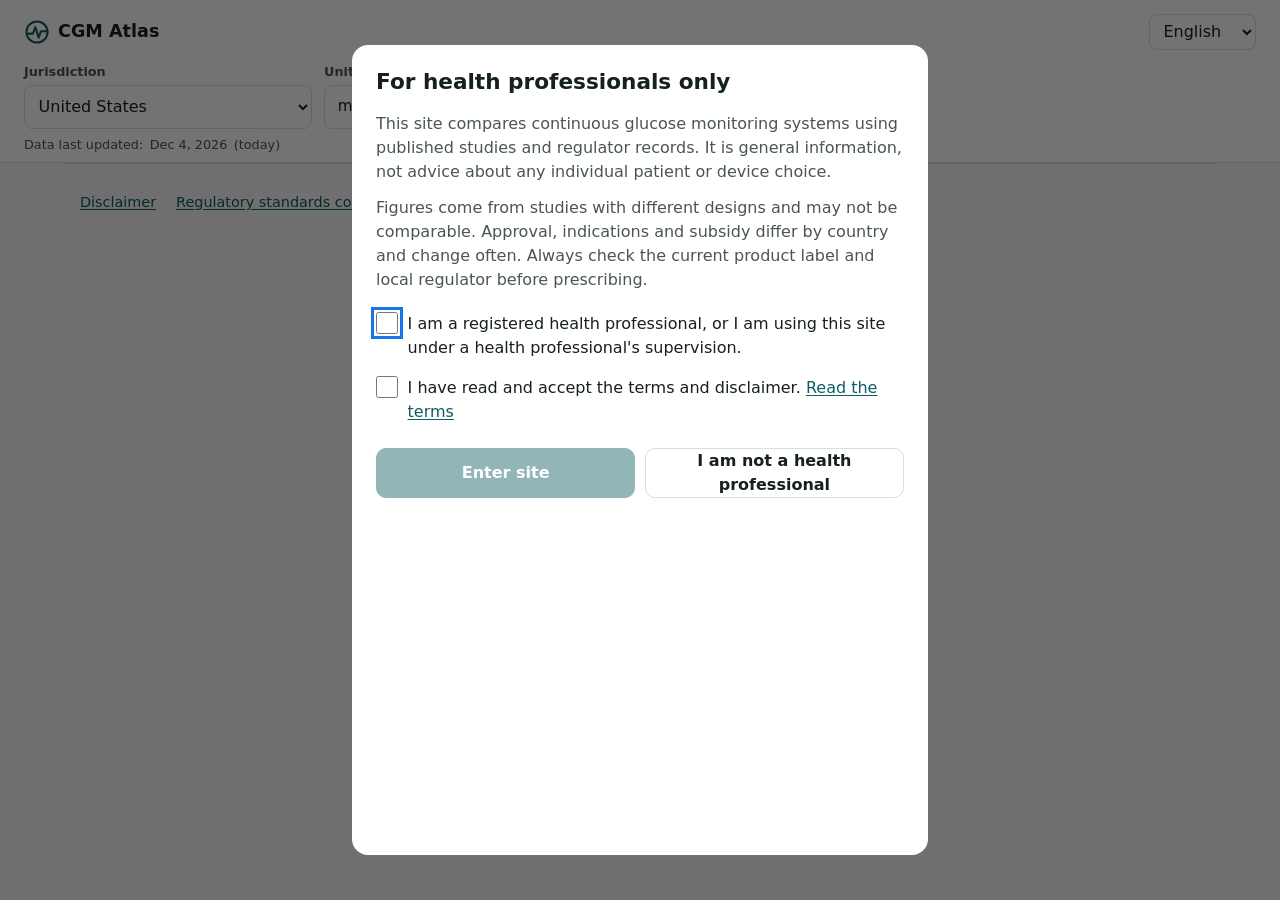
<file: index.html>
<!doctype html>
<html lang="en">
<head>
  <meta charset="utf-8">
  <meta name="viewport" content="width=device-width, initial-scale=1, viewport-fit=cover">
  <title>CGM Atlas</title>
  <meta name="description" content="Continuous glucose monitors by jurisdiction, with the evidence behind each accuracy figure. For health professionals.">
  <meta name="theme-color" content="#0f5c63">
  <link rel="stylesheet" href="styles.css">
  <script type="module" src="js/app.js"></script>
</head>
<body>
  <a class="skip" href="#main">Skip to content</a>

  <header class="topbar">
    <div class="topbar-row">
      <a class="brand" href="./" aria-label="CGM Atlas home">
        <svg class="brand-mark" viewBox="0 0 32 32" aria-hidden="true"><circle cx="16" cy="16" r="13" fill="none" stroke="currentColor" stroke-width="2.5"/><path d="M5 18 L11 18 L14 10 L18 23 L21 15 L27 15" fill="none" stroke="currentColor" stroke-width="2.5" stroke-linejoin="round" stroke-linecap="round"/></svg>
        <span data-i18n="site.title">CGM Atlas</span>
      </a>
      <div class="lang">
        <label for="lang" class="sr-only" data-i18n="ctl.language">Language</label>
        <select id="lang">
          <option value="en">English</option>
          <option value="de">Deutsch</option>
          <option value="fr">Français</option>
          <option value="es">Español</option>
          <option value="zh-Hans">中文</option>
        </select>
      </div>
    </div>
    <div class="topbar-row controls">
      <div class="field grow">
        <label for="jur" data-i18n="ctl.jurisdiction">Jurisdiction</label>
        <select id="jur"></select>
      </div>
      <fieldset class="seg" id="units-field">
        <legend data-i18n="ctl.units">Units</legend>
        <label><input type="radio" name="units" value="mmol/L"><span>mmol/L</span></label>
        <label><input type="radio" name="units" value="mg/dL"><span>mg/dL</span></label>
      </fieldset>
    </div>
    <p class="fresh" id="fresh" aria-live="polite"></p>
    <p class="translated" id="translated" hidden data-i18n="translated.note"></p>
  </header>

  <div class="stale" id="stale" role="alert" hidden data-i18n="fresh.red"></div>

  <main id="main" tabindex="-1" hidden>
    <p class="tagline" data-i18n="site.tagline">Continuous glucose monitors by jurisdiction, with the evidence behind each accuracy figure.</p>

    <section class="panel" id="reg-panel" aria-labelledby="reg-title"></section>

    <div class="toolbar">
      <p class="count" id="count" aria-live="polite"></p>
      <a class="btn btn-ghost" id="patient-link" href="patient.html">
        <svg viewBox="0 0 24 24" aria-hidden="true"><path d="M7 3h7l4 4v14H7z M14 3v4h4 M10 12h6 M10 16h6" fill="none" stroke="currentColor" stroke-width="1.8" stroke-linejoin="round"/></svg>
        <span data-i18n="ctl.patient">Patient handout</span>
      </a>
      <button type="button" class="btn btn-ghost sheet-open" id="sheet-open" aria-expanded="false" aria-controls="sheet">
        <svg viewBox="0 0 24 24" aria-hidden="true"><path d="M4 6h16M7 12h10M10 18h4" stroke="currentColor" stroke-width="2" stroke-linecap="round"/></svg>
        <span data-i18n="ctl.filters">Filter &amp; sort</span>
      </button>
    </div>

    <div class="sheet" id="sheet">
      <div class="sheet-body">
        <fieldset class="seg">
          <legend data-i18n="ctl.layout">Layout</legend>
          <label><input type="radio" name="layout" value="table"><span data-i18n="ctl.layout.table">Table</span></label>
          <label><input type="radio" name="layout" value="cards"><span data-i18n="ctl.layout.cards">Cards</span></label>
        </fieldset>
        <fieldset class="seg">
          <legend data-i18n="ctl.view">View</legend>
          <label><input type="radio" name="view" value="accuracy"><span data-i18n="ctl.view.accuracy">Accuracy</span></label>
          <label><input type="radio" name="view" value="features"><span data-i18n="ctl.view.features">Features</span></label>
        </fieldset>
        <div class="field">
          <label for="sort" data-i18n="ctl.sort">Sort by</label>
          <select id="sort">
            <option value="p2020" data-i18n="ctl.sort.p2020">%20/20 (highest first)</option>
            <option value="mard" data-i18n="ctl.sort.mard">MARD (lowest first)</option>
            <option value="name" data-i18n="ctl.sort.name">Name</option>
          </select>
        </div>
        <label class="check"><input type="checkbox" id="include"><span data-i18n="ctl.include_unapproved">Include devices with no record here</span></label>
        <button type="button" class="btn btn-primary sheet-close" id="sheet-close" data-i18n="ctl.close">Done</button>
      </div>
    </div>
    <div class="scrim" id="scrim" hidden></div>

    <p class="note" id="mard-note" data-i18n="mard.note"></p>
    <p class="note" id="def-2020"></p>

    <ul class="cards" id="cards" hidden></ul>

    <div class="table-nav" id="table-nav" hidden>
      <button type="button" class="btn btn-ghost nav-btn" id="col-prev" aria-controls="table-wrap"><span aria-hidden="true">‹</span><span class="sr-only" data-i18n="nav.prev">Previous columns</span></button>
      <span class="nav-hint" data-i18n="nav.hint">Swipe or tap to see more columns</span>
      <button type="button" class="btn btn-ghost nav-btn" id="col-next" aria-controls="table-wrap"><span aria-hidden="true">›</span><span class="sr-only" data-i18n="nav.next">Next columns</span></button>
    </div>
    <div class="table-wrap" id="table-wrap" tabindex="0" role="region" aria-labelledby="table-caption">
      <table id="table">
        <caption class="sr-only" id="table-caption"></caption>
        <thead id="thead"></thead>
        <tbody id="tbody"></tbody>
      </table>
    </div>

    <section class="block" aria-labelledby="h2h-title">
      <h2 id="h2h-title" data-i18n="h2h.title">Head-to-head studies</h2>
      <p data-i18n="h2h.intro"></p>
      <div id="h2h"></div>
    </section>

    <section class="block" aria-labelledby="std-title">
      <h2 id="std-title" data-i18n="standards.title">Standards and guidelines</h2>
      <p><a href="standards.html" data-i18n="standards.compare">Compare FDA iCGM, CE, TGA and other frameworks side by side ›</a></p>
      <ul class="std" id="standards"></ul>
    </section>
  </main>

  <section class="declined" id="declined" hidden aria-labelledby="declined-title">
    <h1 id="declined-title" tabindex="-1" data-i18n="declined.title">This site is for health professionals</h1>
    <p data-i18n="declined.body"></p>
    <ul>
      <li><a href="https://www.ndss.com.au/" rel="noopener">National Diabetes Services Scheme (Australia)</a></li>
      <li><a href="https://www.diabetesaustralia.com.au/" rel="noopener">Diabetes Australia</a></li>
      <li><a href="https://www.diabetes.org.uk/" rel="noopener">Diabetes UK</a></li>
      <li><a href="https://diabetes.org/" rel="noopener">American Diabetes Association</a></li>
    </ul>
    <p><a class="btn btn-primary" href="patient.html" data-i18n="declined.patient">Read patient information about CGMs</a></p>
    <button type="button" class="btn btn-ghost" id="declined-back" data-i18n="declined.back">I am a health professional</button>
  </section>

  <footer class="footer">
    <button type="button" class="linklike" id="reopen-gate" data-i18n="footer.disclaimer">Disclaimer</button>
    <a href="standards.html" data-i18n="footer.standards">Regulatory standards compared</a>
    <a href="about.html" data-i18n="footer.about">Method and sources</a>
    <a href="https://github.com/drwilliamyu/cgm-atlas/tree/main/data" rel="noopener" data-i18n="footer.data">Data files</a>
  </footer>

  <dialog class="gate" id="gate" aria-labelledby="gate-title">
    <form method="dialog" class="gate-inner" id="gate-form">
      <h2 id="gate-title" data-i18n="gate.title">For health professionals only</h2>
      <p data-i18n="gate.body1"></p>
      <p data-i18n="gate.body2"></p>
      <label class="check"><input type="checkbox" id="gate-c1"><span data-i18n="gate.check1"></span></label>
      <label class="check"><input type="checkbox" id="gate-c2"><span><span data-i18n="gate.check2"></span> <a href="about.html#disclaimer" data-i18n="gate.terms">Read the terms</a></span></label>
      <div class="gate-actions">
        <button type="button" class="btn btn-primary" id="gate-enter" disabled data-i18n="gate.enter">Enter site</button>
        <button type="button" class="btn btn-ghost" id="gate-decline" data-i18n="gate.decline">I am not a health professional</button>
      </div>
    </form>
  </dialog>

  <noscript><p class="noscript">This site needs JavaScript to show the comparison. The raw data are in the <a href="https://github.com/drwilliamyu/cgm-atlas/tree/main/data">data folder</a>.</p></noscript>
</body>
</html>
</file>
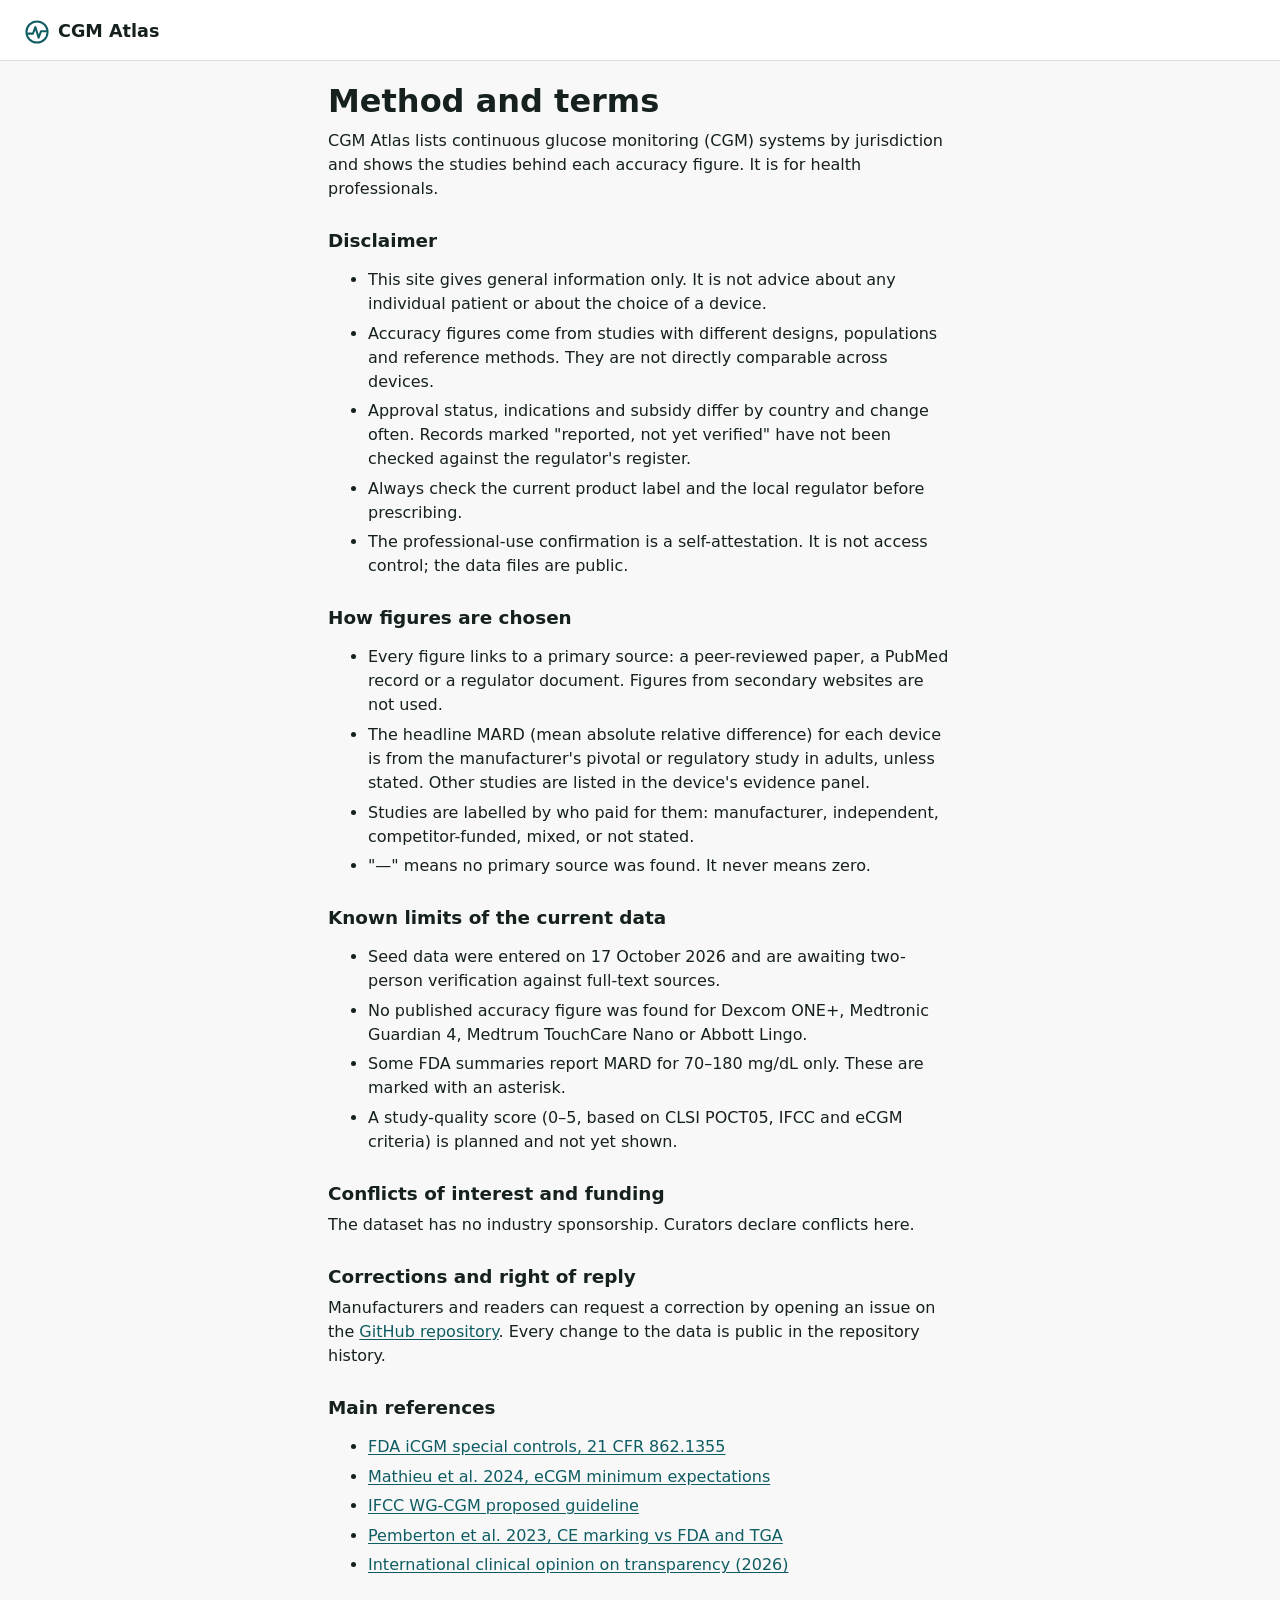
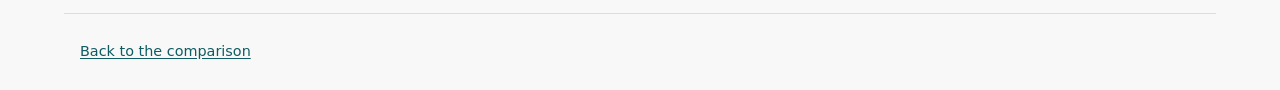
<file: about.html>
<!doctype html>
<html lang="en">
<head>
  <meta charset="utf-8">
  <meta name="viewport" content="width=device-width, initial-scale=1, viewport-fit=cover">
  <title>Method and terms · CGM Atlas</title>
  <link rel="stylesheet" href="styles.css">
  <style>
    .prose { max-width: 42rem; }
    .prose h2 { margin-top: 1.75rem; }
    .prose li { margin: .35rem 0; }
  </style>
</head>
<body>
  <header class="topbar">
    <div class="topbar-row">
      <a class="brand" href="./">
        <svg class="brand-mark" viewBox="0 0 32 32" aria-hidden="true"><circle cx="16" cy="16" r="13" fill="none" stroke="currentColor" stroke-width="2.5"/><path d="M5 18 L11 18 L14 10 L18 23 L21 15 L27 15" fill="none" stroke="currentColor" stroke-width="2.5" stroke-linejoin="round" stroke-linecap="round"/></svg>
        <span>CGM Atlas</span>
      </a>
    </div>
  </header>

  <main class="prose">
    <h1>Method and terms</h1>
    <p>CGM Atlas lists continuous glucose monitoring (CGM) systems by jurisdiction and shows the studies behind each accuracy figure. It is for health professionals.</p>

    <h2 id="disclaimer">Disclaimer</h2>
    <ul>
      <li>This site gives general information only. It is not advice about any individual patient or about the choice of a device.</li>
      <li>Accuracy figures come from studies with different designs, populations and reference methods. They are not directly comparable across devices.</li>
      <li>Approval status, indications and subsidy differ by country and change often. Records marked "reported, not yet verified" have not been checked against the regulator's register.</li>
      <li>Always check the current product label and the local regulator before prescribing.</li>
      <li>The professional-use confirmation is a self-attestation. It is not access control; the data files are public.</li>
    </ul>

    <h2>How figures are chosen</h2>
    <ul>
      <li>Every figure links to a primary source: a peer-reviewed paper, a PubMed record or a regulator document. Figures from secondary websites are not used.</li>
      <li>The headline MARD (mean absolute relative difference) for each device is from the manufacturer's pivotal or regulatory study in adults, unless stated. Other studies are listed in the device's evidence panel.</li>
      <li>Studies are labelled by who paid for them: manufacturer, independent, competitor-funded, mixed, or not stated.</li>
      <li>"—" means no primary source was found. It never means zero.</li>
    </ul>

    <h2>Known limits of the current data</h2>
    <ul>
      <li>Seed data were entered on 17 October 2026 and are awaiting two-person verification against full-text sources.</li>
      <li>No published accuracy figure was found for Dexcom ONE+, Medtronic Guardian 4, Medtrum TouchCare Nano or Abbott Lingo.</li>
      <li>Some FDA summaries report MARD for 70–180 mg/dL only. These are marked with an asterisk.</li>
      <li>A study-quality score (0–5, based on CLSI POCT05, IFCC and eCGM criteria) is planned and not yet shown.</li>
    </ul>

    <h2>Conflicts of interest and funding</h2>
    <p>The dataset has no industry sponsorship. Curators declare conflicts here.</p>

    <h2>Corrections and right of reply</h2>
    <p>Manufacturers and readers can request a correction by opening an issue on the <a href="https://github.com/drwilliamyu/cgm-atlas/issues" rel="noopener">GitHub repository</a>. Every change to the data is public in the repository history.</p>

    <h2>Main references</h2>
    <ul>
      <li><a href="https://www.ecfr.gov/current/title-21/chapter-I/subchapter-H/part-862/subpart-B/section-862.1355" rel="noopener">FDA iCGM special controls, 21 CFR 862.1355</a></li>
      <li><a href="https://doi.org/10.1111/dom.16153" rel="noopener">Mathieu et al. 2024, eCGM minimum expectations</a></li>
      <li><a href="https://boris-portal.unibe.ch/entities/publication/dd9cab02-4c0d-4cb3-b030-6908de602883" rel="noopener">IFCC WG-CGM proposed guideline</a></li>
      <li><a href="https://doi.org/10.1111/dom.14962" rel="noopener">Pemberton et al. 2023, CE marking vs FDA and TGA</a></li>
      <li><a href="https://ora.ox.ac.uk/objects/uuid:f09b0bd6-a256-4c21-a3ee-d491abbf1d37" rel="noopener">International clinical opinion on transparency (2026)</a></li>
    </ul>
  </main>

  <footer class="footer">
    <a href="./">Back to the comparison</a>
  </footer>
</body>
</html>
</file>
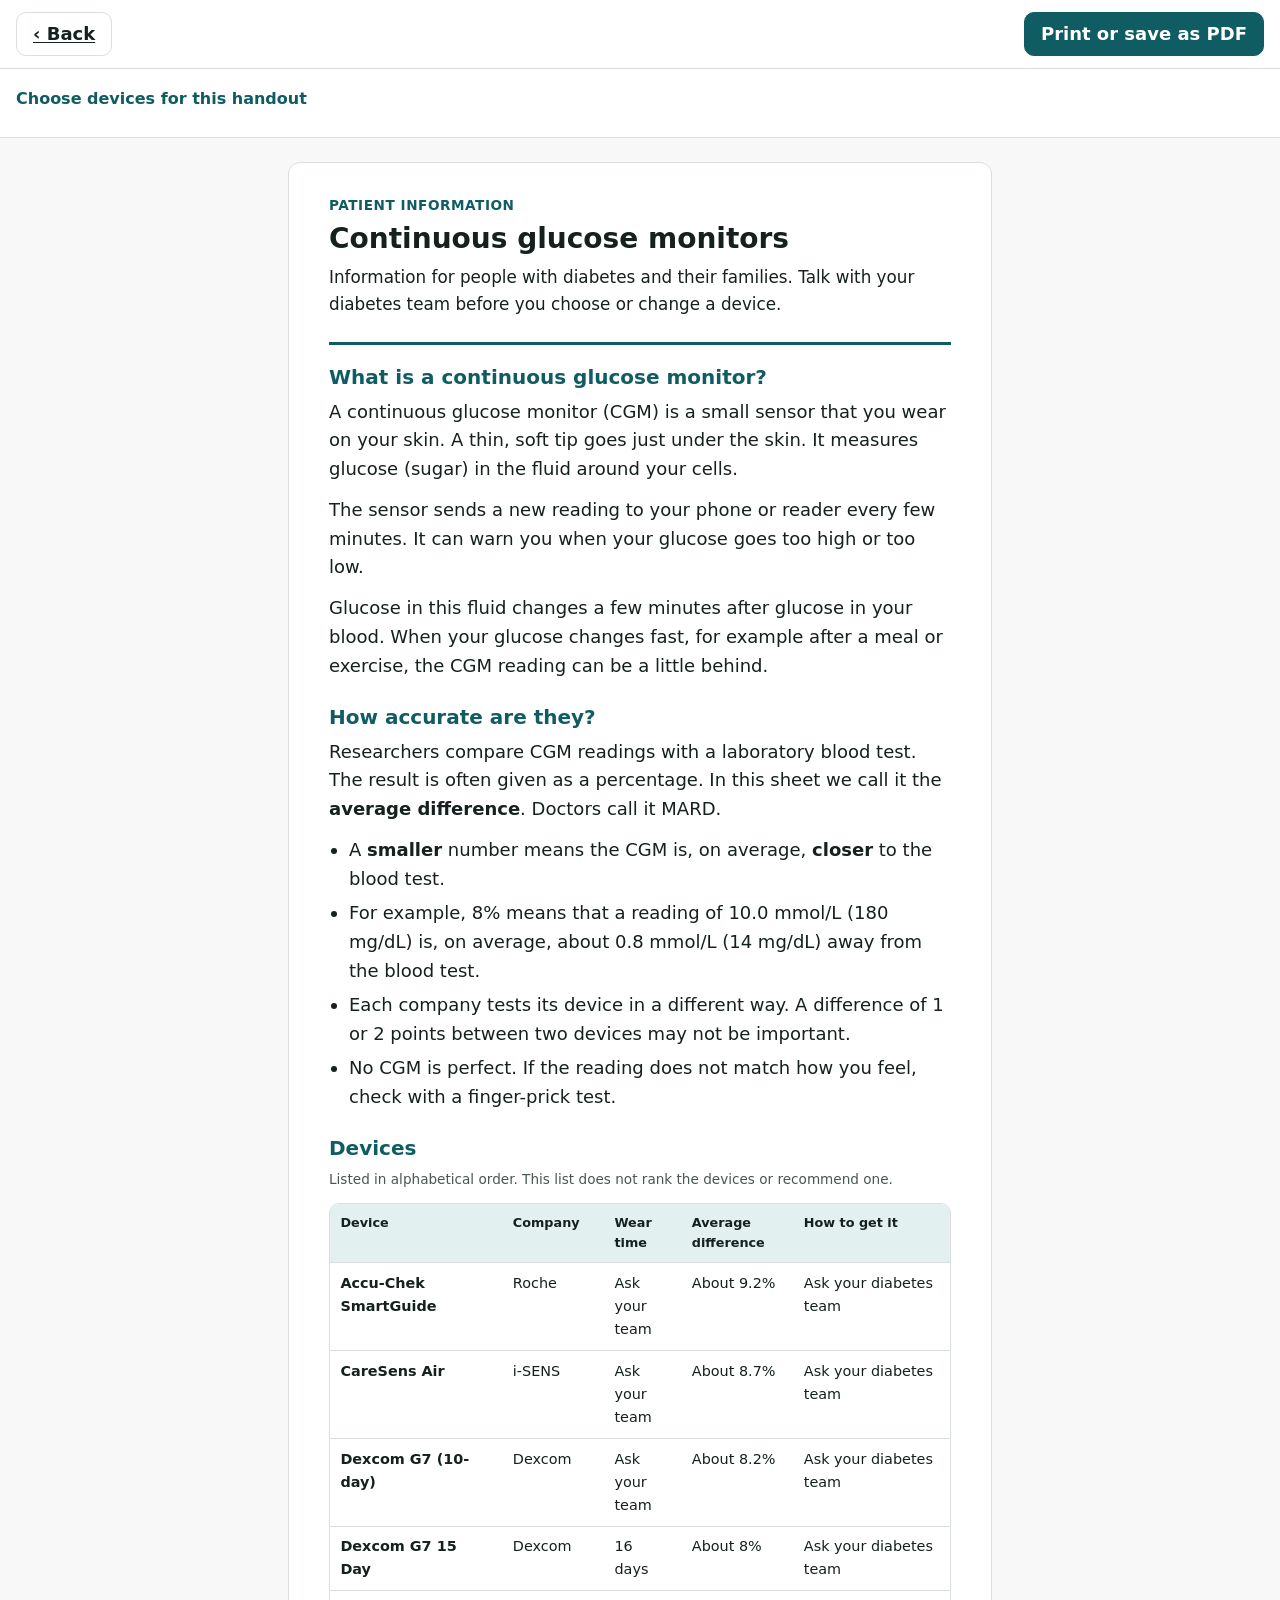
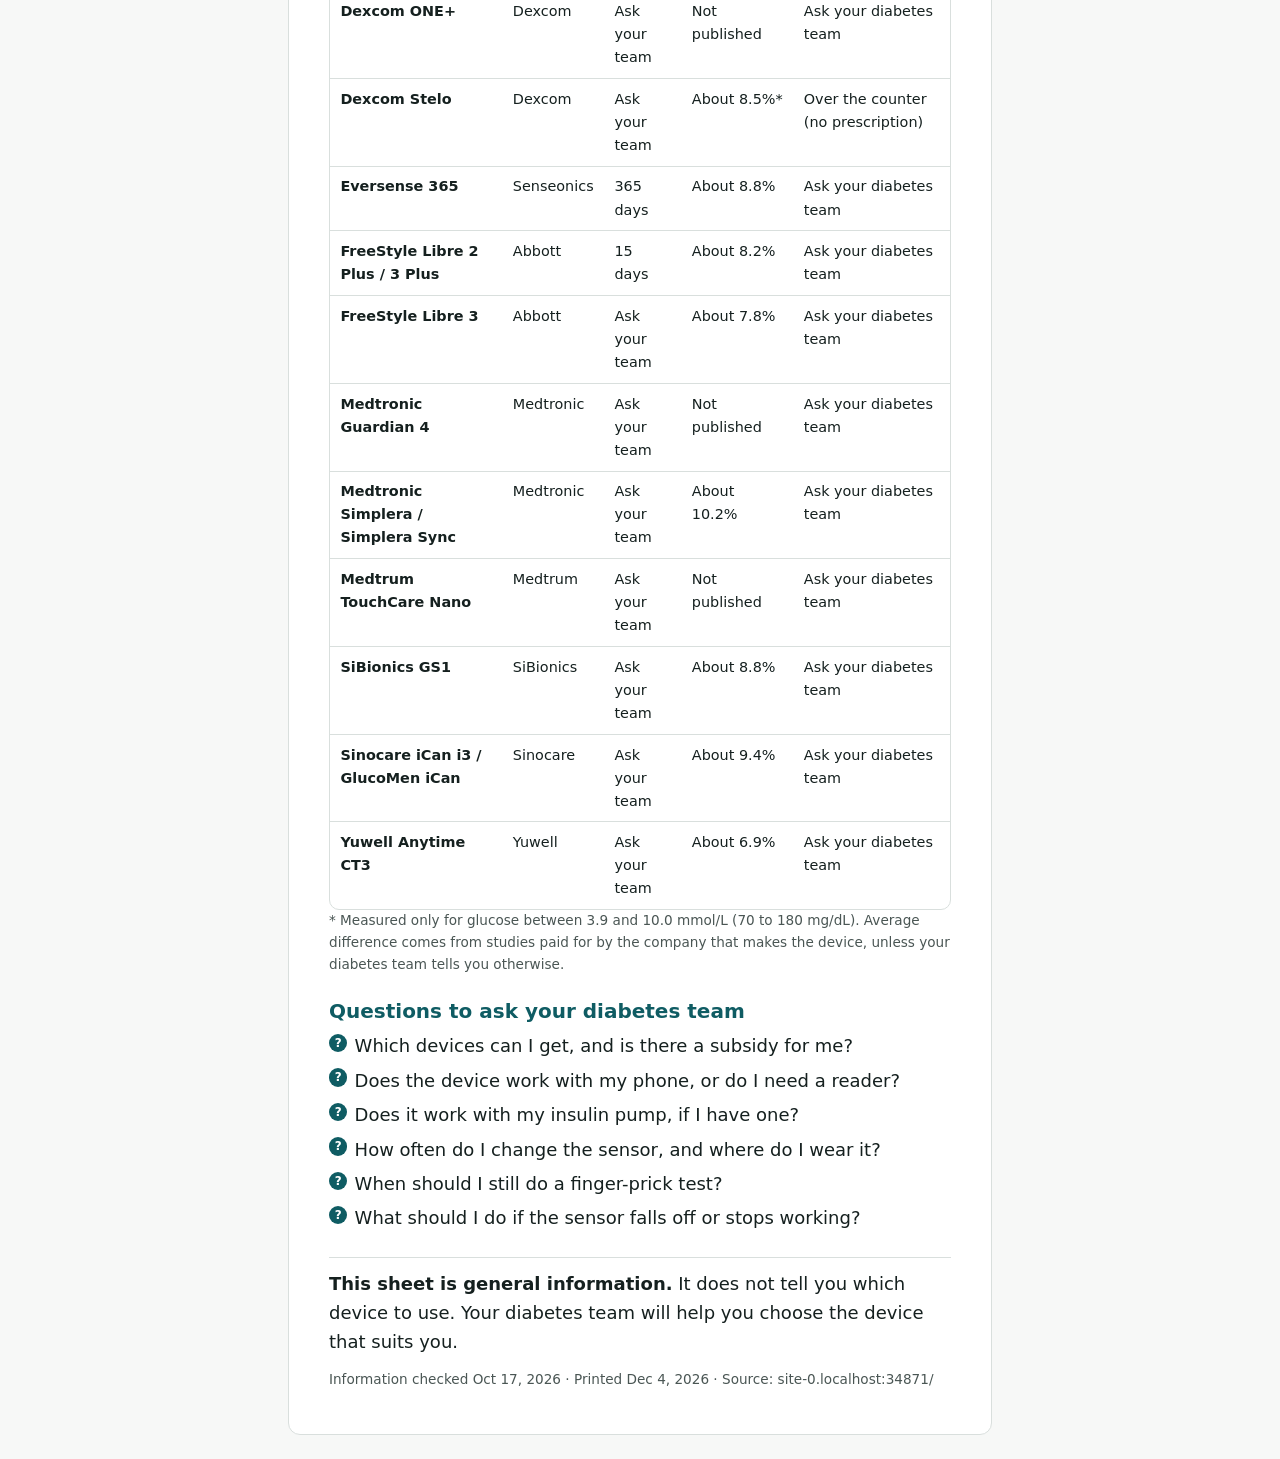
<file: patient.html>
<!doctype html>
<html lang="en">
<head>
  <meta charset="utf-8">
  <meta name="viewport" content="width=device-width, initial-scale=1, viewport-fit=cover">
  <title>Continuous glucose monitors: patient information · CGM Atlas</title>
  <meta name="description" content="Plain-language information about continuous glucose monitors, for people with diabetes and their families.">
  <link rel="stylesheet" href="styles.css">
  <link rel="stylesheet" href="patient.css">
  <script type="module" src="js/patient.js"></script>
</head>
<body class="patient">
  <div class="pt-toolbar no-print">
    <a href="./" class="btn btn-ghost">‹ Back</a>
    <button type="button" class="btn btn-primary" id="print">Print or save as PDF</button>
  </div>

  <details class="pt-setup no-print" id="setup">
    <summary>Choose devices for this handout</summary>
    <p class="pt-small">Tick the devices you are discussing with this person. The list shows devices with a record in the selected jurisdiction.</p>
    <div class="field">
      <label for="pt-jur">Jurisdiction</label>
      <select id="pt-jur"></select>
    </div>
    <div class="pt-picks" id="picks"></div>
  </details>

  <main class="pt-page" id="page">
    <header class="pt-head">
      <p class="pt-kicker" id="pt-place"></p>
      <h1>Continuous glucose monitors</h1>
      <p class="pt-lead">Information for people with diabetes and their families. Talk with your diabetes team before you choose or change a device.</p>
    </header>

    <section>
      <h2>What is a continuous glucose monitor?</h2>
      <p>A continuous glucose monitor (CGM) is a small sensor that you wear on your skin. A thin, soft tip goes just under the skin. It measures glucose (sugar) in the fluid around your cells.</p>
      <p>The sensor sends a new reading to your phone or reader every few minutes. It can warn you when your glucose goes too high or too low.</p>
      <p>Glucose in this fluid changes a few minutes after glucose in your blood. When your glucose changes fast, for example after a meal or exercise, the CGM reading can be a little behind.</p>
    </section>

    <section>
      <h2>How accurate are they?</h2>
      <p>Researchers compare CGM readings with a laboratory blood test. The result is often given as a percentage. In this sheet we call it the <strong>average difference</strong>. Doctors call it MARD.</p>
      <ul>
        <li>A <strong>smaller</strong> number means the CGM is, on average, <strong>closer</strong> to the blood test.</li>
        <li>For example, 8% means that a reading of 10.0 mmol/L (180 mg/dL) is, on average, about 0.8 mmol/L (14 mg/dL) away from the blood test.</li>
        <li>Each company tests its device in a different way. A difference of 1 or 2 points between two devices may not be important.</li>
        <li>No CGM is perfect. If the reading does not match how you feel, check with a finger-prick test.</li>
      </ul>
    </section>

    <section>
      <h2 id="pt-table-title">Devices</h2>
      <p class="pt-small">Listed in alphabetical order. This list does not rank the devices or recommend one.</p>
      <div class="pt-table-wrap">
        <table class="pt-table">
          <thead>
            <tr>
              <th scope="col">Device</th>
              <th scope="col">Company</th>
              <th scope="col">Wear time</th>
              <th scope="col">Average difference</th>
              <th scope="col">How to get it</th>
            </tr>
          </thead>
          <tbody id="pt-rows"></tbody>
        </table>
      </div>
      <p class="pt-small" id="pt-note"></p>
    </section>

    <section>
      <h2>Questions to ask your diabetes team</h2>
      <ul class="pt-q">
        <li>Which devices can I get, and is there a subsidy for me?</li>
        <li>Does the device work with my phone, or do I need a reader?</li>
        <li>Does it work with my insulin pump, if I have one?</li>
        <li>How often do I change the sensor, and where do I wear it?</li>
        <li>When should I still do a finger-prick test?</li>
        <li>What should I do if the sensor falls off or stops working?</li>
      </ul>
    </section>

    <footer class="pt-foot">
      <p><strong>This sheet is general information.</strong> It does not tell you which device to use. Your diabetes team will help you choose the device that suits you.</p>
      <p class="pt-small" id="pt-meta"></p>
    </footer>
  </main>
</body>
</html>
</file>
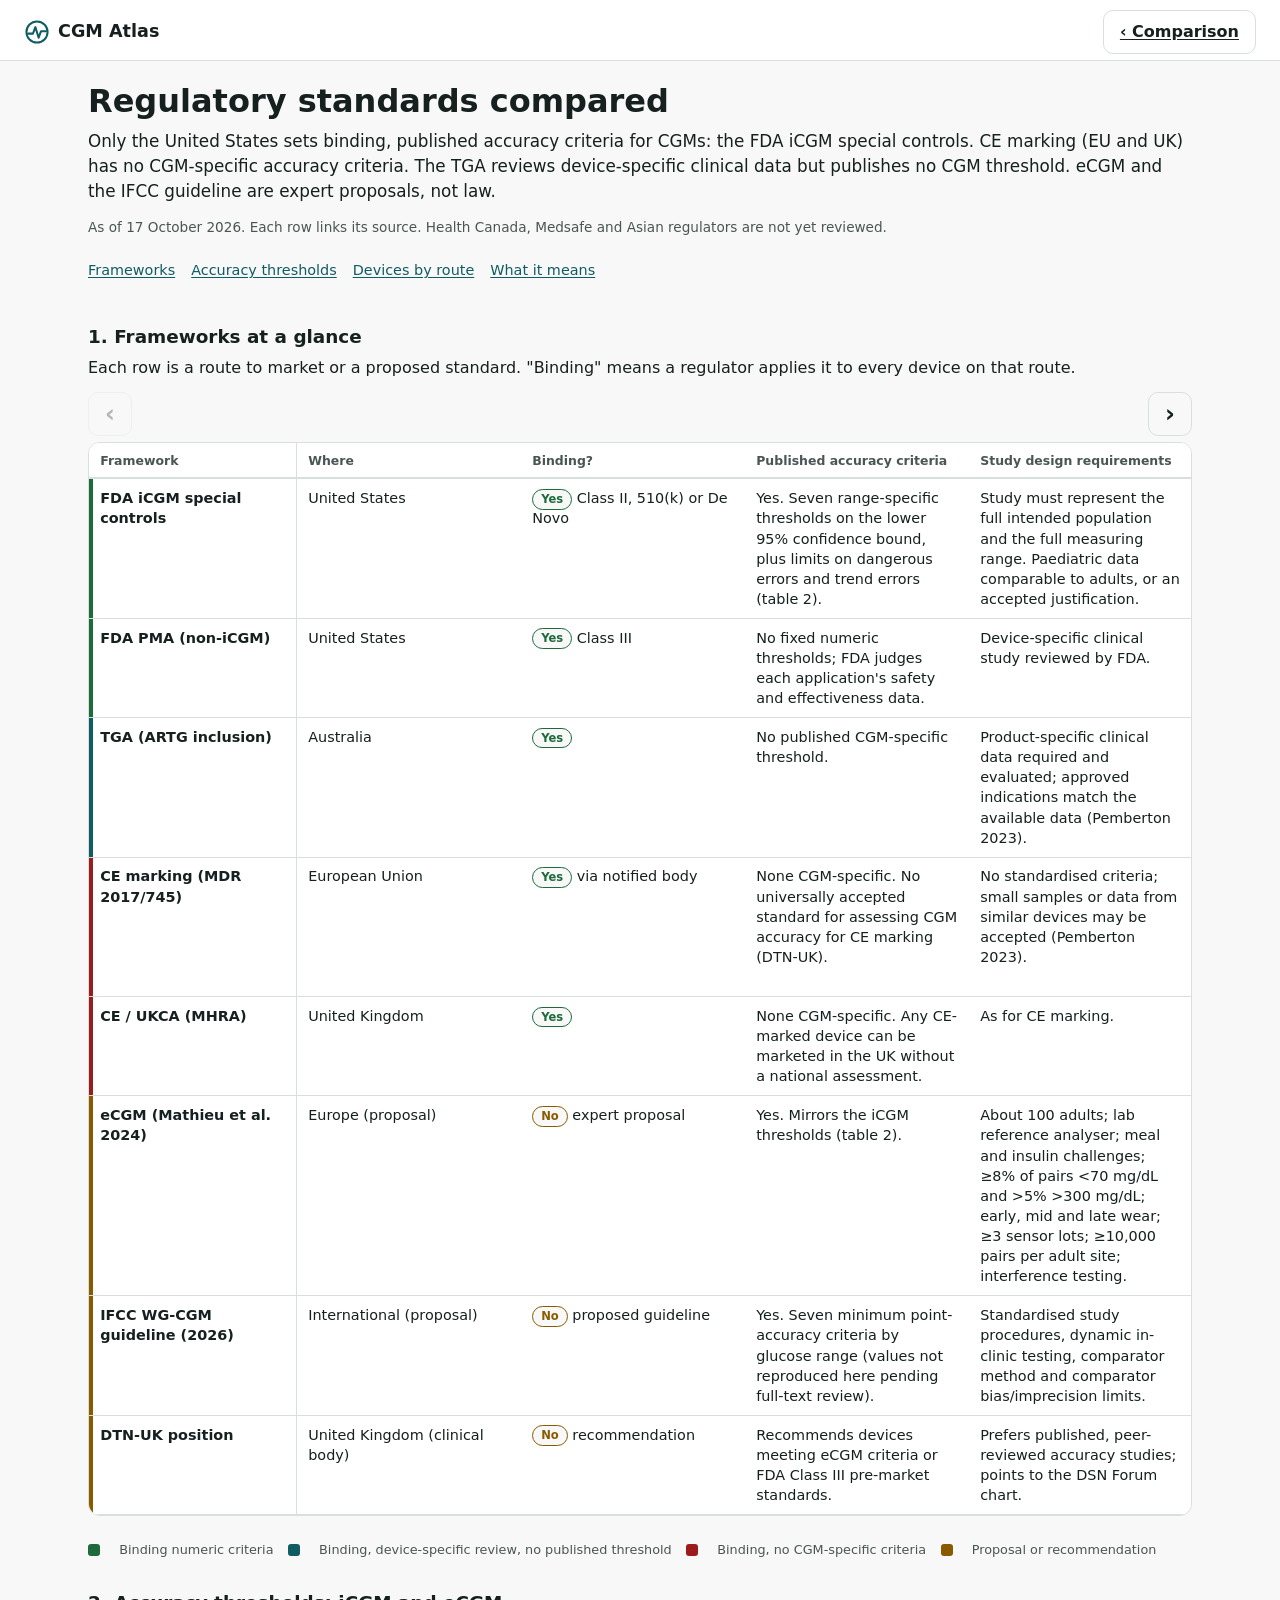
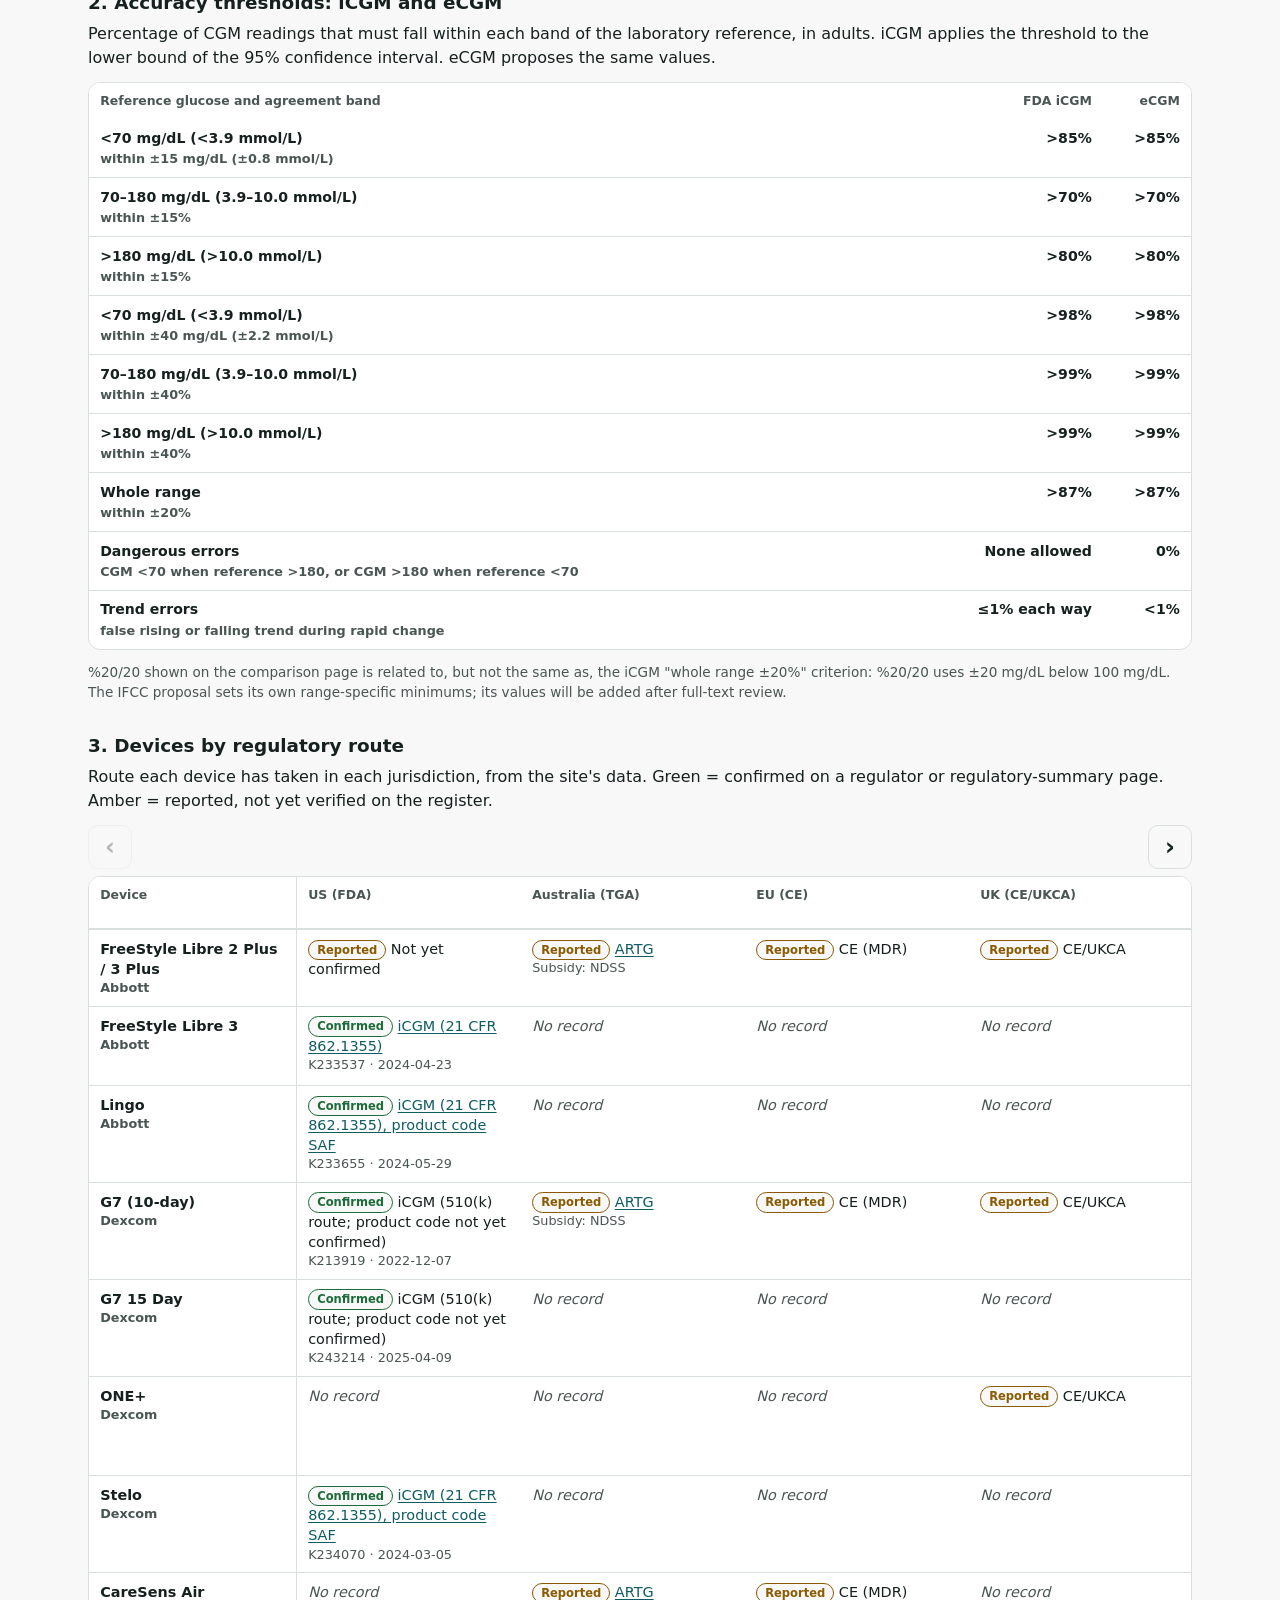
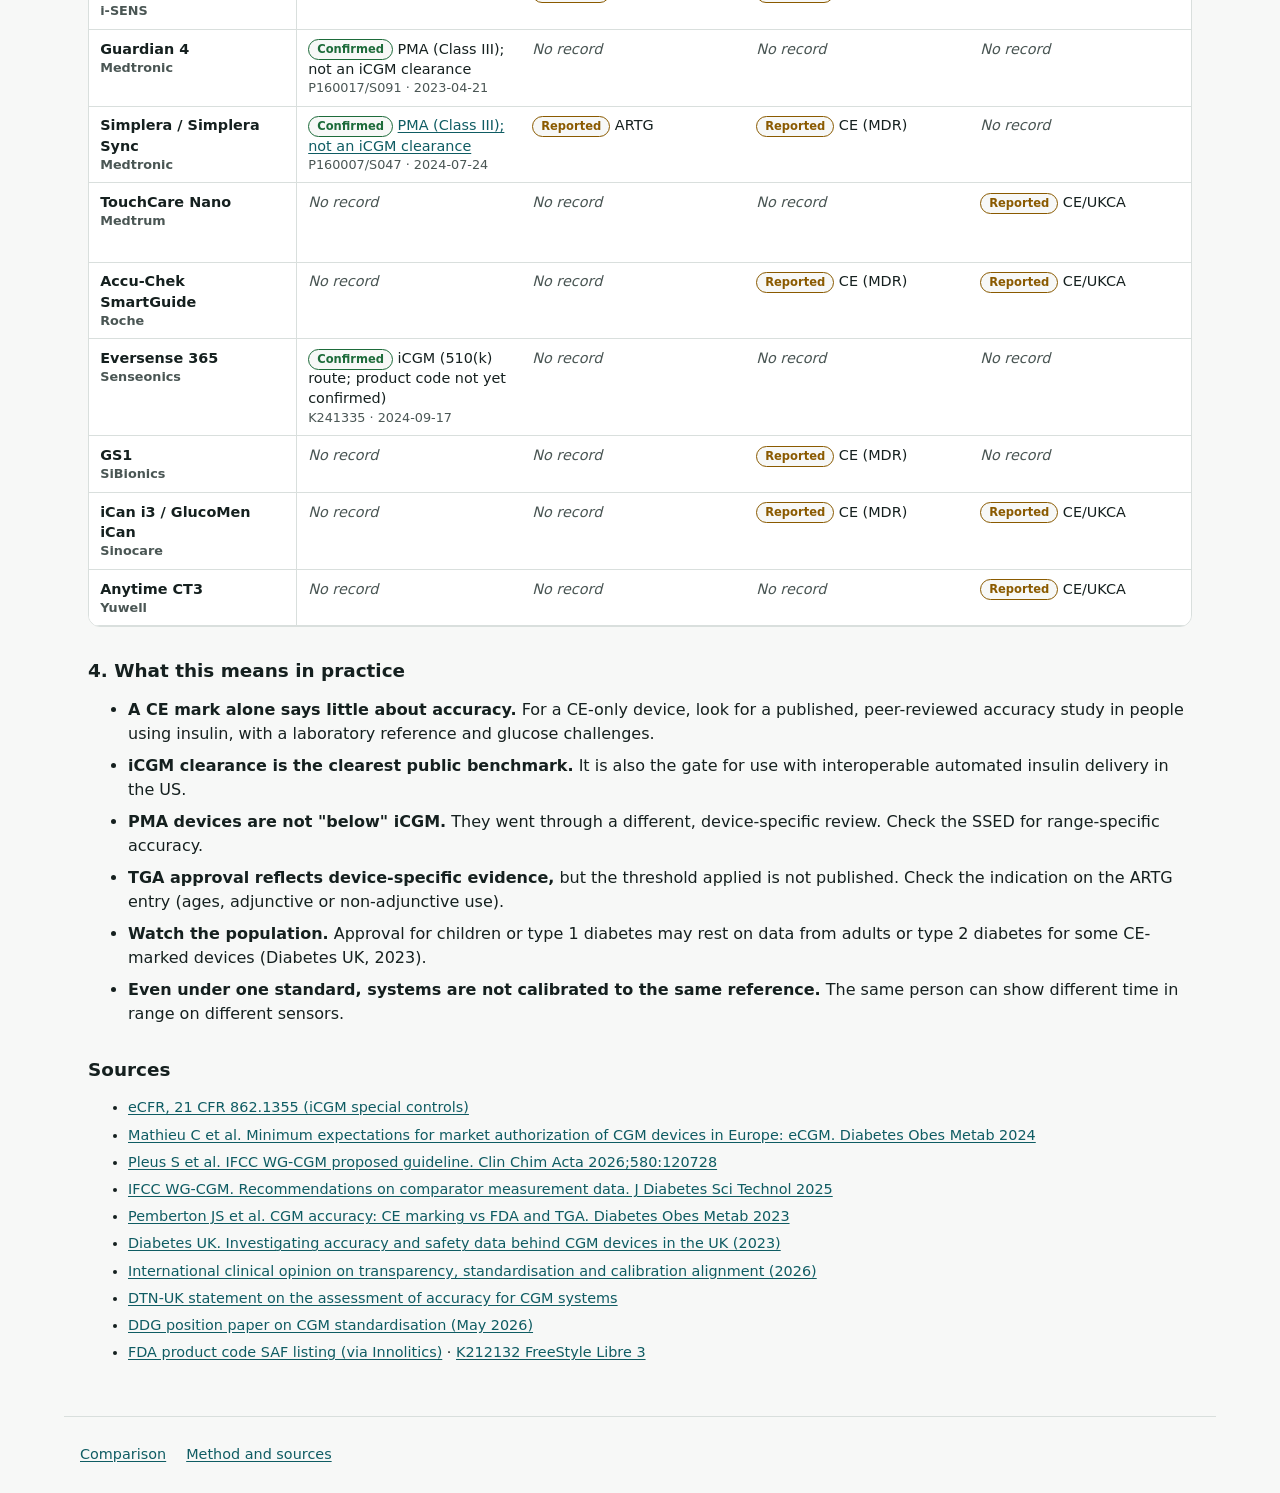
<file: standards.html>
<!doctype html>
<html lang="en">
<head>
  <meta charset="utf-8">
  <meta name="viewport" content="width=device-width, initial-scale=1, viewport-fit=cover">
  <title>Regulatory standards compared · CGM Atlas</title>
  <meta name="description" content="How FDA iCGM, CE marking, TGA, MHRA, eCGM and IFCC approaches to CGM accuracy compare, and which route each device has taken.">
  <link rel="stylesheet" href="styles.css">
  <script type="module" src="js/standards-page.js"></script>
</head>
<body>
  <a class="skip" href="#main">Skip to content</a>
  <header class="topbar">
    <div class="topbar-row">
      <a class="brand" href="./">
        <svg class="brand-mark" viewBox="0 0 32 32" aria-hidden="true"><circle cx="16" cy="16" r="13" fill="none" stroke="currentColor" stroke-width="2.5"/><path d="M5 18 L11 18 L14 10 L18 23 L21 15 L27 15" fill="none" stroke="currentColor" stroke-width="2.5" stroke-linejoin="round" stroke-linecap="round"/></svg>
        <span>CGM Atlas</span>
      </a>
      <a class="btn btn-ghost" href="./">‹ Comparison</a>
    </div>
  </header>

  <main id="main" class="std-page">
    <h1>Regulatory standards compared</h1>
    <p class="lead">Only the United States sets binding, published accuracy criteria for CGMs: the FDA iCGM special controls. CE marking (EU and UK) has no CGM-specific accuracy criteria. The TGA reviews device-specific clinical data but publishes no CGM threshold. eCGM and the IFCC guideline are expert proposals, not law.</p>
    <p class="note">As of 17 October 2026. Each row links its source. Health Canada, Medsafe and Asian regulators are not yet reviewed.</p>

    <nav class="std-toc" aria-label="On this page">
      <a href="#frameworks">Frameworks</a>
      <a href="#thresholds">Accuracy thresholds</a>
      <a href="#devices">Devices by route</a>
      <a href="#meaning">What it means</a>
    </nav>

    <!-- 1. Frameworks -->
    <section id="frameworks" class="block">
      <h2>1. Frameworks at a glance</h2>
      <p>Each row is a route to market or a proposed standard. "Binding" means a regulator applies it to every device on that route.</p>
      <div class="table-nav std-nav" data-for="fw-wrap" hidden>
        <button type="button" class="btn btn-ghost nav-btn" data-dir="-1" aria-label="Previous columns">‹</button>
        <span class="nav-hint">Swipe or tap arrows for more columns</span>
        <button type="button" class="btn btn-ghost nav-btn" data-dir="1" aria-label="Next columns">›</button>
      </div>
      <div class="table-wrap std-wrap" id="fw-wrap" tabindex="0" role="region" aria-label="Frameworks compared">
        <table class="std-table">
          <thead>
            <tr>
              <th scope="col" class="col-dev">Framework</th>
              <th scope="col">Where</th>
              <th scope="col">Binding?</th>
              <th scope="col">Published accuracy criteria</th>
              <th scope="col">Study design requirements</th>
              <th scope="col">Clinical data public?</th>
              <th scope="col">Source</th>
            </tr>
          </thead>
          <tbody>
            <tr class="fw-strong">
              <th scope="row" class="col-dev">FDA iCGM special controls</th>
              <td>United States</td>
              <td><span class="badge badge-v">Yes</span> Class II, 510(k) or De Novo</td>
              <td>Yes. Seven range-specific thresholds on the lower 95% confidence bound, plus limits on dangerous errors and trend errors (table 2).</td>
              <td>Study must represent the full intended population and the full measuring range. Paediatric data comparable to adults, or an accepted justification.</td>
              <td>Decision summaries public; full study reports not public.</td>
              <td><a href="https://www.ecfr.gov/current/title-21/chapter-I/subchapter-H/part-862/subpart-B/section-862.1355" rel="noopener" target="_blank">21 CFR 862.1355</a></td>
            </tr>
            <tr class="fw-strong">
              <th scope="row" class="col-dev">FDA PMA (non-iCGM)</th>
              <td>United States</td>
              <td><span class="badge badge-v">Yes</span> Class III</td>
              <td>No fixed numeric thresholds; FDA judges each application's safety and effectiveness data.</td>
              <td>Device-specific clinical study reviewed by FDA.</td>
              <td>Summary of Safety and Effectiveness Data (SSED) public.</td>
              <td><a href="https://www.accessdata.fda.gov/cdrh_docs/pdf16/P160007S047B.pdf" rel="noopener" target="_blank">Example: SSED P160007/S047</a></td>
            </tr>
            <tr class="fw-mid">
              <th scope="row" class="col-dev">TGA (ARTG inclusion)</th>
              <td>Australia</td>
              <td><span class="badge badge-v">Yes</span></td>
              <td>No published CGM-specific threshold.</td>
              <td>Product-specific clinical data required and evaluated; approved indications match the available data (Pemberton 2023).</td>
              <td>ARTG entry public; clinical evidence not routinely published.</td>
              <td><a href="https://doi.org/10.1111/dom.14962" rel="noopener" target="_blank">Pemberton et al. 2023</a></td>
            </tr>
            <tr class="fw-weak">
              <th scope="row" class="col-dev">CE marking (MDR 2017/745)</th>
              <td>European Union</td>
              <td><span class="badge badge-v">Yes</span> via notified body</td>
              <td>None CGM-specific. No universally accepted standard for assessing CGM accuracy for CE marking (DTN-UK).</td>
              <td>No standardised criteria; small samples or data from similar devices may be accepted (Pemberton 2023).</td>
              <td><strong>No.</strong> Clinical-study reports, reference-method details and analytical documentation are not public (2026 clinical opinion).</td>
              <td><a href="https://eur-lex.europa.eu/eli/reg/2017/745/oj" rel="noopener" target="_blank">MDR</a> · <a href="https://ora.ox.ac.uk/objects/uuid:f09b0bd6-a256-4c21-a3ee-d491abbf1d37" rel="noopener" target="_blank">2026 opinion</a></td>
            </tr>
            <tr class="fw-weak">
              <th scope="row" class="col-dev">CE / UKCA (MHRA)</th>
              <td>United Kingdom</td>
              <td><span class="badge badge-v">Yes</span></td>
              <td>None CGM-specific. Any CE-marked device can be marketed in the UK without a national assessment.</td>
              <td>As for CE marking.</td>
              <td>No.</td>
              <td><a href="https://abcd.care/sites/default/files/resources/DTN-UK%20statement%20on%20the%20assessment%20of%20accuracy%20for%20CGM%20systems_0.pdf" rel="noopener" target="_blank">DTN-UK statement</a></td>
            </tr>
            <tr class="fw-prop">
              <th scope="row" class="col-dev">eCGM (Mathieu et al. 2024)</th>
              <td>Europe (proposal)</td>
              <td><span class="badge badge-u">No</span> expert proposal</td>
              <td>Yes. Mirrors the iCGM thresholds (table 2).</td>
              <td>About 100 adults; lab reference analyser; meal and insulin challenges; ≥8% of pairs &lt;70 mg/dL and &gt;5% &gt;300 mg/dL; early, mid and late wear; ≥3 sensor lots; ≥10,000 pairs per adult site; interference testing.</td>
              <td>Requires full disclosure of trial data on the label.</td>
              <td><a href="https://doi.org/10.1111/dom.16153" rel="noopener" target="_blank">DOI 10.1111/dom.16153</a></td>
            </tr>
            <tr class="fw-prop">
              <th scope="row" class="col-dev">IFCC WG-CGM guideline (2026)</th>
              <td>International (proposal)</td>
              <td><span class="badge badge-u">No</span> proposed guideline</td>
              <td>Yes. Seven minimum point-accuracy criteria by glucose range (values not reproduced here pending full-text review).</td>
              <td>Standardised study procedures, dynamic in-clinic testing, comparator method and comparator bias/imprecision limits.</td>
              <td>Structured reporting proposed.</td>
              <td><a href="https://boris-portal.unibe.ch/entities/publication/dd9cab02-4c0d-4cb3-b030-6908de602883" rel="noopener" target="_blank">Pleus et al., Clin Chim Acta 2026</a> · <a href="https://pubmed.ncbi.nlm.nih.gov/40326433/" rel="noopener" target="_blank">comparator paper</a></td>
            </tr>
            <tr class="fw-prop">
              <th scope="row" class="col-dev">DTN-UK position</th>
              <td>United Kingdom (clinical body)</td>
              <td><span class="badge badge-u">No</span> recommendation</td>
              <td>Recommends devices meeting eCGM criteria or FDA Class III pre-market standards.</td>
              <td>Prefers published, peer-reviewed accuracy studies; points to the DSN Forum chart.</td>
              <td>—</td>
              <td><a href="https://abcd.care/node/3236" rel="noopener" target="_blank">DTN-UK</a></td>
            </tr>
          </tbody>
        </table>
      </div>
      <p class="legend"><span class="sw sw-strong"></span> Binding numeric criteria <span class="sw sw-mid"></span> Binding, device-specific review, no published threshold <span class="sw sw-weak"></span> Binding, no CGM-specific criteria <span class="sw sw-prop"></span> Proposal or recommendation</p>
    </section>

    <!-- 2. Thresholds -->
    <section id="thresholds" class="block">
      <h2>2. Accuracy thresholds: iCGM and eCGM</h2>
      <p>Percentage of CGM readings that must fall within each band of the laboratory reference, in adults. iCGM applies the threshold to the lower bound of the 95% confidence interval. eCGM proposes the same values.</p>
      <div class="thr-box">
        <table class="std-table thr-table">
          <thead>
            <tr>
              <th scope="col">Reference glucose and agreement band</th>
              <th scope="col" class="num">FDA iCGM</th>
              <th scope="col" class="num">eCGM</th>
            </tr>
          </thead>
          <tbody><tr><th scope="row">&lt;70 mg/dL (&lt;3.9 mmol/L)<span class="ev-sub">within ±15 mg/dL (±0.8 mmol/L)</span></th><td class="num">&gt;85%</td><td class="num">&gt;85%</td></tr><tr><th scope="row">70–180 mg/dL (3.9–10.0 mmol/L)<span class="ev-sub">within ±15%</span></th><td class="num">&gt;70%</td><td class="num">&gt;70%</td></tr><tr><th scope="row">&gt;180 mg/dL (&gt;10.0 mmol/L)<span class="ev-sub">within ±15%</span></th><td class="num">&gt;80%</td><td class="num">&gt;80%</td></tr><tr><th scope="row">&lt;70 mg/dL (&lt;3.9 mmol/L)<span class="ev-sub">within ±40 mg/dL (±2.2 mmol/L)</span></th><td class="num">&gt;98%</td><td class="num">&gt;98%</td></tr><tr><th scope="row">70–180 mg/dL (3.9–10.0 mmol/L)<span class="ev-sub">within ±40%</span></th><td class="num">&gt;99%</td><td class="num">&gt;99%</td></tr><tr><th scope="row">&gt;180 mg/dL (&gt;10.0 mmol/L)<span class="ev-sub">within ±40%</span></th><td class="num">&gt;99%</td><td class="num">&gt;99%</td></tr><tr><th scope="row">Whole range<span class="ev-sub">within ±20%</span></th><td class="num">&gt;87%</td><td class="num">&gt;87%</td></tr><tr><th scope="row">Dangerous errors<span class="ev-sub">CGM &lt;70 when reference &gt;180, or CGM &gt;180 when reference &lt;70</span></th><td class="num">None allowed</td><td class="num">0%</td></tr><tr><th scope="row">Trend errors<span class="ev-sub">false rising or falling trend during rapid change</span></th><td class="num">≤1% each way</td><td class="num">&lt;1%</td></tr></tbody>
        </table>
      </div>
      <p class="note">%20/20 shown on the comparison page is related to, but not the same as, the iCGM "whole range ±20%" criterion: %20/20 uses ±20 mg/dL below 100 mg/dL. The IFCC proposal sets its own range-specific minimums; its values will be added after full-text review.</p>
    </section>

    <!-- 3. Devices by route -->
    <section id="devices" class="block">
      <h2>3. Devices by regulatory route</h2>
      <p>Route each device has taken in each jurisdiction, from the site's data. Green = confirmed on a regulator or regulatory-summary page. Amber = reported, not yet verified on the register.</p>
      <div class="table-nav std-nav" data-for="dev-wrap" hidden>
        <button type="button" class="btn btn-ghost nav-btn" data-dir="-1" aria-label="Previous columns">‹</button>
        <span class="nav-hint">Swipe or tap arrows for more columns</span>
        <button type="button" class="btn btn-ghost nav-btn" data-dir="1" aria-label="Next columns">›</button>
      </div>
      <div class="table-wrap std-wrap" id="dev-wrap" tabindex="0" role="region" aria-label="Devices by regulatory route">
        <table class="std-table dev-table">
          <thead>
            <tr>
              <th scope="col" class="col-dev">Device</th>
              <th scope="col">US (FDA)</th>
              <th scope="col">Australia (TGA)</th>
              <th scope="col">EU (CE)</th>
              <th scope="col">UK (CE/UKCA)</th>
              <th scope="col">Independent check against iCGM</th>
            </tr>
          </thead>
          <tbody id="dev-rows"></tbody>
        </table>
      </div>
    </section>

    <!-- 4. Meaning -->
    <section id="meaning" class="block prose-block">
      <h2>4. What this means in practice</h2>
      <ul>
        <li><strong>A CE mark alone says little about accuracy.</strong> For a CE-only device, look for a published, peer-reviewed accuracy study in people using insulin, with a laboratory reference and glucose challenges.</li>
        <li><strong>iCGM clearance is the clearest public benchmark.</strong> It is also the gate for use with interoperable automated insulin delivery in the US.</li>
        <li><strong>PMA devices are not "below" iCGM.</strong> They went through a different, device-specific review. Check the SSED for range-specific accuracy.</li>
        <li><strong>TGA approval reflects device-specific evidence,</strong> but the threshold applied is not published. Check the indication on the ARTG entry (ages, adjunctive or non-adjunctive use).</li>
        <li><strong>Watch the population.</strong> Approval for children or type 1 diabetes may rest on data from adults or type 2 diabetes for some CE-marked devices (Diabetes UK, 2023).</li>
        <li><strong>Even under one standard, systems are not calibrated to the same reference.</strong> The same person can show different time in range on different sensors.</li>
      </ul>
    </section>

    <section class="block">
      <h2>Sources</h2>
      <ul class="src">
        <li><a href="https://www.ecfr.gov/current/title-21/chapter-I/subchapter-H/part-862/subpart-B/section-862.1355" rel="noopener" target="_blank">eCFR, 21 CFR 862.1355 (iCGM special controls)</a></li>
        <li><a href="https://doi.org/10.1111/dom.16153" rel="noopener" target="_blank">Mathieu C et al. Minimum expectations for market authorization of CGM devices in Europe: eCGM. Diabetes Obes Metab 2024</a></li>
        <li><a href="https://boris-portal.unibe.ch/entities/publication/dd9cab02-4c0d-4cb3-b030-6908de602883" rel="noopener" target="_blank">Pleus S et al. IFCC WG-CGM proposed guideline. Clin Chim Acta 2026;580:120728</a></li>
        <li><a href="https://pubmed.ncbi.nlm.nih.gov/40326433/" rel="noopener" target="_blank">IFCC WG-CGM. Recommendations on comparator measurement data. J Diabetes Sci Technol 2025</a></li>
        <li><a href="https://doi.org/10.1111/dom.14962" rel="noopener" target="_blank">Pemberton JS et al. CGM accuracy: CE marking vs FDA and TGA. Diabetes Obes Metab 2023</a></li>
        <li><a href="https://www.diabetes.org.uk/about_us/news/investigating-accuracy-and-safety-data-behind-cgm-devices-uk" rel="noopener" target="_blank">Diabetes UK. Investigating accuracy and safety data behind CGM devices in the UK (2023)</a></li>
        <li><a href="https://ora.ox.ac.uk/objects/uuid:f09b0bd6-a256-4c21-a3ee-d491abbf1d37" rel="noopener" target="_blank">International clinical opinion on transparency, standardisation and calibration alignment (2026)</a></li>
        <li><a href="https://abcd.care/sites/default/files/resources/DTN-UK%20statement%20on%20the%20assessment%20of%20accuracy%20for%20CGM%20systems_0.pdf" rel="noopener" target="_blank">DTN-UK statement on the assessment of accuracy for CGM systems</a></li>
        <li><a href="https://www.ddg.info/fileadmin/user_upload/Positionspapier_CGM-Standardisierung.pdf" rel="noopener" target="_blank">DDG position paper on CGM standardisation (May 2026)</a></li>
        <li><a href="https://fda.innolitics.com/productcode/SAF" rel="noopener" target="_blank">FDA product code SAF listing (via Innolitics)</a> · <a href="https://fda.innolitics.com/device/K212132" rel="noopener" target="_blank">K212132 FreeStyle Libre 3</a></li>
      </ul>
    </section>
  </main>

  <footer class="footer">
    <a href="./">Comparison</a>
    <a href="about.html">Method and sources</a>
  </footer>
</body>
</html>
</file>
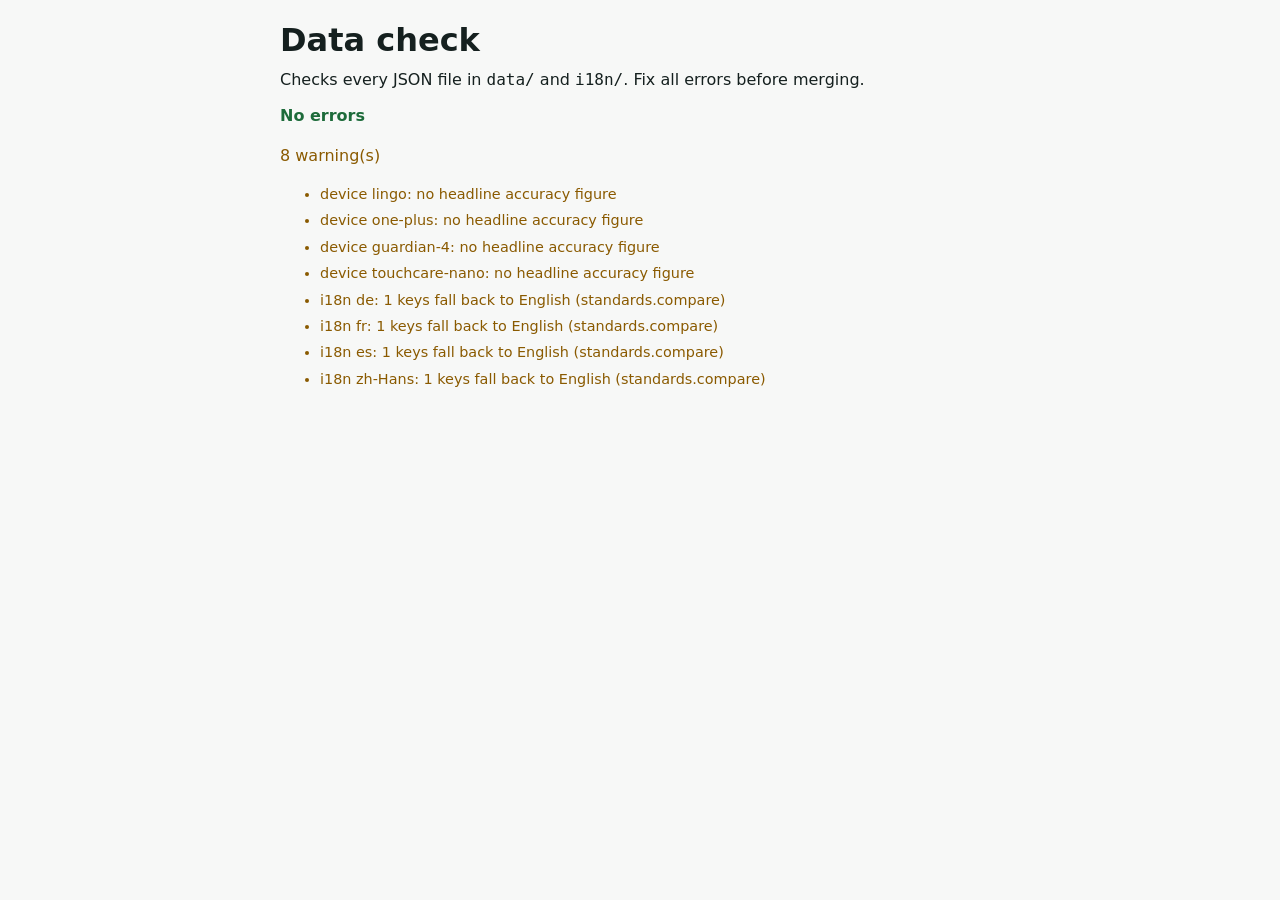
<file: tools/validate.html>
<!doctype html>
<html lang="en">
<head>
  <meta charset="utf-8">
  <meta name="viewport" content="width=device-width, initial-scale=1">
  <title>Data check · CGM Atlas</title>
  <link rel="stylesheet" href="../styles.css">
  <style>
    main { max-width: 48rem; }
    .ok { color: var(--good); font-weight: 700; }
    .err { color: var(--red); }
    .warn { color: var(--amber); }
    li { margin: .3rem 0; font-size: .9rem; }
  </style>
</head>
<body>
  <main>
    <h1>Data check</h1>
    <p>Checks every JSON file in <code>data/</code> and <code>i18n/</code>. Fix all errors before merging.</p>
    <div id="out">Running…</div>
  </main>
  <script type="module">
    const out = document.getElementById('out');
    const errors = [], warnings = [];
    const get = async (p) => { const r = await fetch('../' + p); if (!r.ok) throw new Error(p + ': ' + r.status); return r.json(); };
    const isUrl = (u) => { try { return ['http:', 'https:'].includes(new URL(u).protocol); } catch { return false; } };

    try {
      const [makers, devices, jurs, approvals, studies, arms, features, standards, changelog] = await Promise.all(
        ['manufacturers', 'devices', 'jurisdictions', 'approvals', 'studies', 'study_arms', 'features', 'standards', 'changelog'].map(f => get(`data/${f}.json`)));
      const ids = (arr, name) => {
        const s = new Set();
        arr.forEach(x => { if (s.has(x.id)) errors.push(`${name}: duplicate id ${x.id}`); s.add(x.id); });
        return s;
      };
      const M = ids(makers, 'manufacturers'), D = ids(devices, 'devices'), J = ids(jurs, 'jurisdictions'), S = ids(studies, 'studies');

      makers.forEach(m => { if (!isUrl(m.url)) errors.push(`manufacturer ${m.id}: bad url`); });
      devices.forEach(d => { if (!M.has(d.manufacturer)) errors.push(`device ${d.id}: unknown manufacturer ${d.manufacturer}`); });
      approvals.forEach((a, i) => {
        if (!D.has(a.device)) errors.push(`approval #${i}: unknown device ${a.device}`);
        if (!J.has(a.jurisdiction)) errors.push(`approval #${i}: unknown jurisdiction ${a.jurisdiction}`);
        if (typeof a.verified !== 'boolean') errors.push(`approval #${i} (${a.device}/${a.jurisdiction}): "verified" must be true or false`);
        if (a.verified && !a.reference) warnings.push(`approval ${a.device}/${a.jurisdiction}: verified but no reference number`);
      });
      studies.forEach(s => {
        if (!isUrl(s.url)) errors.push(`study ${s.id}: missing or bad source url`);
        if (!['manufacturer', 'independent', 'competitor', 'mixed', 'unknown'].includes(s.sponsor)) errors.push(`study ${s.id}: bad sponsor "${s.sponsor}"`);
      });
      const headlines = {};
      arms.forEach((a, i) => {
        if (!S.has(a.study)) errors.push(`arm #${i}: unknown study ${a.study}`);
        if (!D.has(a.device)) errors.push(`arm #${i}: unknown device ${a.device}`);
        if (a.mard != null && (a.mard <= 0 || a.mard > 60)) errors.push(`arm #${i}: MARD ${a.mard} out of range`);
        if (a.p2020 != null && (a.p2020 < 0 || a.p2020 > 100)) errors.push(`arm #${i}: %20/20 ${a.p2020} out of range`);
        if (a.headline) headlines[a.device] = (headlines[a.device] || 0) + 1;
      });
      Object.entries(headlines).forEach(([d, n]) => { if (n > 1) errors.push(`device ${d}: ${n} headline arms (max 1)`); });
      devices.forEach(d => { if (!headlines[d.id]) warnings.push(`device ${d.id}: no headline accuracy figure`); });
      devices.forEach(d => { if (!approvals.some(a => a.device === d.id)) warnings.push(`device ${d.id}: no approval record in any jurisdiction`); });
      Object.entries(features.values || {}).forEach(([d, v]) => {
        if (!D.has(d)) errors.push(`features: unknown device ${d}`);
        if (!isUrl(v.source)) errors.push(`features ${d}: missing source url`);
      });
      standards.forEach(s => { if (!isUrl(s.url)) errors.push(`standard "${s.name}": bad url`); });
      if (!changelog.length) warnings.push('changelog is empty');

      const en = await get('i18n/en.json');
      for (const lang of ['de', 'fr', 'es', 'zh-Hans']) {
        const tr = await get(`i18n/${lang}.json`);
        const miss = Object.keys(en).filter(k => !(k in tr) && !k.startsWith('gate.') && !k.startsWith('declined.') && k !== 'site.title');
        if (miss.length) warnings.push(`i18n ${lang}: ${miss.length} keys fall back to English (${miss.join(', ')})`);
        Object.keys(tr).forEach(k => { if (!(k in en)) errors.push(`i18n ${lang}: unknown key ${k}`); });
      }
    } catch (e) {
      errors.push(String(e));
    }

    const list = (arr, cls) => '<ul>' + arr.map(x => `<li class="${cls}"></li>`).join('') + '</ul>';
    out.replaceChildren();
    const h = (tag, cls, text) => { const el = document.createElement(tag); if (cls) el.className = cls; el.textContent = text; return el; };
    out.append(h('p', errors.length ? 'err' : 'ok', errors.length ? `${errors.length} error(s)` : 'No errors'));
    const ul1 = document.createElement('ul'); errors.forEach(e => ul1.append(h('li', 'err', e))); out.append(ul1);
    out.append(h('p', warnings.length ? 'warn' : 'ok', `${warnings.length} warning(s)`));
    const ul2 = document.createElement('ul'); warnings.forEach(w => ul2.append(h('li', 'warn', w))); out.append(ul2);
    document.title = (errors.length ? 'FAIL' : 'PASS') + ' · Data check';
  </script>
</body>
</html>
</file>
<file: styles.css>
/* CGM Atlas — mobile-first. Base styles target a 360 px phone.
   Wider layouts live only inside min-width media queries. */

:root {
  --bg: #f7f8f7;
  --surface: #ffffff;
  --ink: #15201f;
  --ink-2: #4a5654;
  --line: #d9dfdd;
  --brand: #0f5c63;
  --brand-ink: #ffffff;
  --brand-soft: #e3f0f0;
  --amber: #8a5a00;
  --amber-soft: #fff3d6;
  --red: #9b1c1c;
  --red-soft: #fde8e8;
  --good: #1d6b3a;
  --focus: #1a73e8;
  --radius: 12px;
  --tap: 44px;
  --font: system-ui, -apple-system, "Segoe UI", Roboto, "Noto Sans", "Helvetica Neue", Arial, sans-serif;
  --mono: ui-monospace, SFMono-Regular, Menlo, Consolas, monospace;
  color-scheme: light dark;
}

@media (prefers-color-scheme: dark) {
  :root {
    --bg: #0f1514;
    --surface: #171f1e;
    --ink: #e7edec;
    --ink-2: #a9b5b3;
    --line: #2b3735;
    --brand: #5cb8bf;
    --brand-ink: #062326;
    --brand-soft: #16302f;
    --amber: #f0c060;
    --amber-soft: #33290f;
    --red: #f19999;
    --red-soft: #3a1717;
    --good: #7fd19b;
    --focus: #8ab4f8;
  }
}

*, *::before, *::after { box-sizing: border-box; }

html { -webkit-text-size-adjust: 100%; }

body {
  margin: 0;
  background: var(--bg);
  color: var(--ink);
  font: 16px/1.5 var(--font);
  padding-bottom: env(safe-area-inset-bottom);
}

a { color: var(--brand); text-underline-offset: 2px; }
:focus-visible { outline: 3px solid var(--focus); outline-offset: 2px; border-radius: 4px; }

h1, h2, h3 { line-height: 1.25; margin: 0 0 .5rem; }
h2 { font-size: 1.15rem; }
h3 { font-size: 1rem; }
p { margin: 0 0 .75rem; }

.sr-only {
  position: absolute !important; width: 1px; height: 1px; padding: 0; margin: -1px;
  overflow: hidden; clip: rect(0 0 0 0); white-space: nowrap; border: 0;
}

.skip { position: absolute; left: -999px; top: 0; background: var(--surface); padding: .5rem 1rem; z-index: 100; }
.skip:focus { left: .5rem; top: .5rem; }

/* ---------- Top bar (sticky) ---------- */
.topbar {
  position: relative; z-index: 20;
  background: var(--surface);
  border-bottom: 1px solid var(--line);
  padding: .5rem 1rem .25rem;
  padding-top: max(.5rem, env(safe-area-inset-top));
}
.topbar-row { display: flex; align-items: center; justify-content: space-between; gap: .75rem; }
.topbar-row + .topbar-row { margin-top: .5rem; }
.brand { display: inline-flex; align-items: center; gap: .5rem; color: var(--ink); text-decoration: none; font-weight: 700; font-size: 1.1rem; min-height: var(--tap); }
.brand-mark { width: 26px; height: 26px; color: var(--brand); }
.lang select { min-height: 36px; font-size: 16px; }

.controls { align-items: flex-end; }
.field { display: flex; flex-direction: column; gap: .25rem; min-width: 0; }
.field.grow { flex: 1; }
.field label, .seg legend { font-size: .8rem; color: var(--ink-2); font-weight: 600; }

select {
  font: inherit; font-size: 16px; color: var(--ink);
  background: var(--surface); border: 1px solid var(--line); border-radius: 8px;
  min-height: var(--tap); padding: 0 .6rem; width: 100%;
}

.seg { border: 0; padding: 0; margin: 0; min-width: 0; }
.seg legend { padding: 0; margin-bottom: .25rem; }
.seg { display: flex; flex-wrap: wrap; }
.seg legend { width: 100%; }
.seg label { position: relative; }
.seg input { position: absolute; opacity: 0; inset: 0; margin: 0; cursor: pointer; }
.seg span {
  display: inline-flex; align-items: center; justify-content: center;
  min-height: var(--tap); padding: 0 .8rem; border: 1px solid var(--line);
  background: var(--surface); font-size: .95rem; white-space: nowrap;
}
.seg label:first-of-type span { border-radius: 8px 0 0 8px; }
.seg label:last-of-type span { border-radius: 0 8px 8px 0; margin-left: -1px; }
.seg input:checked + span { background: var(--brand); color: var(--brand-ink); border-color: var(--brand); font-weight: 600; }
.seg input:focus-visible + span { outline: 3px solid var(--focus); outline-offset: 2px; }

.fresh { font-size: .8rem; color: var(--ink-2); margin: .4rem 0 .1rem; display: flex; flex-wrap: wrap; gap: .4rem; align-items: center; }
.chip { display: inline-block; font-size: .75rem; font-weight: 600; padding: .1rem .5rem; border-radius: 999px; }
.chip-amber { background: var(--amber-soft); color: var(--amber); }
.translated { font-size: .75rem; color: var(--ink-2); margin: 0 0 .25rem; }

.stale { background: var(--red-soft); color: var(--red); padding: .75rem 1rem; font-weight: 600; font-size: .9rem; }

/* ---------- Main ---------- */
main { padding: 1rem; max-width: 72rem; margin: 0 auto; }
main:focus { outline: none; }
.tagline { color: var(--ink-2); }

.panel {
  background: var(--surface); border: 1px solid var(--line); border-radius: var(--radius);
  padding: .75rem 1rem; margin-bottom: 1rem;
}
.panel summary { cursor: pointer; font-weight: 700; min-height: var(--tap); display: flex; align-items: center; }
.panel dl { margin: .5rem 0 0; display: grid; gap: .5rem; }
.panel dt { font-size: .8rem; color: var(--ink-2); font-weight: 600; }
.panel dd { margin: 0; }

.toolbar { display: flex; align-items: center; flex-wrap: wrap; gap: .5rem; margin-bottom: .5rem; }
.toolbar .count { margin-right: auto; }
.toolbar a.btn { text-decoration: none; }
.count { margin: 0; font-weight: 600; }

.btn {
  font: inherit; font-weight: 600; min-height: var(--tap); padding: 0 1rem;
  border-radius: 10px; border: 1px solid var(--line); cursor: pointer;
  display: inline-flex; align-items: center; justify-content: center; gap: .4rem;
  background: var(--surface); color: var(--ink);
}
.btn svg { width: 20px; height: 20px; }
.btn-primary { background: var(--brand); border-color: var(--brand); color: var(--brand-ink); }
.btn-primary:disabled { opacity: .45; cursor: not-allowed; }
.btn-ghost { background: transparent; }
.linklike { background: none; border: 0; color: var(--brand); font: inherit; text-decoration: underline; text-underline-offset: 2px; cursor: pointer; min-height: var(--tap); padding: 0; }

/* Bottom sheet (phones) */
.sheet {
  position: fixed; left: 0; right: 0; bottom: 0; z-index: 40;
  background: var(--surface); border-radius: 16px 16px 0 0;
  box-shadow: 0 -8px 24px rgba(0,0,0,.18);
  transform: translateY(105%); transition: transform .2s ease;
  padding: 1rem 1rem calc(1rem + env(safe-area-inset-bottom));
  visibility: hidden;
}
.sheet.open { transform: translateY(0); visibility: visible; }
.sheet-body { display: grid; gap: 1rem; max-width: 40rem; margin: 0 auto; }
.scrim { position: fixed; inset: 0; background: rgba(0,0,0,.35); z-index: 30; }
@media (prefers-reduced-motion: reduce) { .sheet { transition: none; } }

.check { display: flex; gap: .6rem; align-items: flex-start; min-height: var(--tap); padding: .5rem 0; cursor: pointer; }
.check input { width: 22px; height: 22px; margin: 0; flex: none; accent-color: var(--brand); }

.note { font-size: .85rem; color: var(--ink-2); }

/* ---------- Cards (phones) ---------- */
.cards[hidden] { display: none; }
.cards { list-style: none; margin: 0 0 1.5rem; padding: 0; display: grid; gap: .75rem; }
.card {
  background: var(--surface); border: 1px solid var(--line); border-radius: var(--radius);
  padding: .9rem 1rem;
}
.card.dim { opacity: .6; }
.card-head { display: flex; justify-content: space-between; gap: .75rem; align-items: flex-start; }
.card-name { font-weight: 700; font-size: 1.05rem; margin: 0; }
.card-maker { font-size: .85rem; color: var(--ink-2); margin: 0; }
.metric { text-align: right; flex: none; }
.metric-value { font-size: 1.6rem; font-weight: 700; line-height: 1; font-variant-numeric: tabular-nums; }
.metric-label { font-size: .75rem; color: var(--ink-2); font-weight: 600; }
.card-meta { display: flex; flex-wrap: wrap; gap: .35rem .9rem; font-size: .85rem; margin: .6rem 0 .2rem; color: var(--ink-2); }
.card-meta b { color: var(--ink); font-weight: 600; }
.badges { display: flex; flex-wrap: wrap; gap: .35rem; margin-top: .4rem; }
.badge {
  font-size: .72rem; font-weight: 700; padding: .15rem .5rem; border-radius: 999px;
  border: 1px solid var(--line); color: var(--ink-2); background: var(--bg); white-space: nowrap;
}
.badge-m { border-color: var(--line); }
.badge-i { color: var(--good); border-color: currentColor; }
.badge-c { color: var(--amber); border-color: currentColor; }
.badge-h { color: var(--brand); border-color: currentColor; }
.badge-v { color: var(--good); border-color: currentColor; }
.badge-u { color: var(--amber); border-color: currentColor; }
.badge-n { color: var(--ink-2); }

details.evidence { margin-top: .6rem; border-top: 1px solid var(--line); }
details.evidence > summary {
  cursor: pointer; font-weight: 600; color: var(--brand); min-height: var(--tap);
  display: flex; align-items: center; list-style: none;
}
details.evidence > summary::-webkit-details-marker { display: none; }
details.evidence > summary::after { content: "+"; margin-left: auto; font-size: 1.3rem; line-height: 1; }
details.evidence[open] > summary::after { content: "−"; }
.ev-group { margin: .25rem 0 .75rem; }
.ev-group h3 { font-size: .85rem; color: var(--ink-2); text-transform: none; margin-bottom: .35rem; }
.ev-list { list-style: none; margin: 0; padding: 0; display: grid; gap: .5rem; }
.ev-item { font-size: .88rem; padding: .5rem .6rem; border-radius: 8px; background: var(--bg); }
.ev-item a { font-weight: 600; }
.ev-sub { color: var(--ink-2); display: block; font-size: .8rem; }
.ev-figs { font-variant-numeric: tabular-nums; }
.feat { display: grid; grid-template-columns: auto 1fr; gap: .25rem .75rem; font-size: .88rem; margin: 0; }
.feat dt { color: var(--ink-2); }
.feat dd { margin: 0; }
.missing { color: var(--ink-2); font-style: italic; }

/* ---------- Table (hidden on phones) ---------- */

/* ---------- Table (all widths, default) ----------
   One line per row. Device column and header row stay fixed;
   other columns scroll sideways inside the wrapper. */
.table-nav { display: flex; align-items: center; gap: .5rem; margin: 0 0 .4rem; }
.table-nav[hidden] { display: none; }
.nav-btn { width: var(--tap); padding: 0; font-size: 1.5rem; line-height: 1; }
.nav-btn:disabled { opacity: .3; cursor: default; }
.nav-hint { flex: 1; text-align: center; font-size: .78rem; color: var(--ink-2); }

.table-wrap {
  overflow: auto; -webkit-overflow-scrolling: touch;
  max-height: 70vh; max-height: 70dvh;
  background: var(--surface); border: 1px solid var(--line); border-radius: var(--radius);
  margin-bottom: 1.5rem; overscroll-behavior-x: contain;
}
.table-wrap[hidden] { display: none; }
.table-wrap table { border-collapse: separate; border-spacing: 0; width: max-content; min-width: 100%; font-size: .9rem; }
.table-wrap th, .table-wrap td {
  padding: .55rem .7rem; text-align: left; vertical-align: middle;
  border-bottom: 1px solid var(--line); white-space: nowrap;
}
.table-wrap thead th {
  position: sticky; top: 0; z-index: 2; background: var(--surface);
  font-size: .78rem; color: var(--ink-2); box-shadow: inset 0 -1px 0 var(--line);
}
.table-wrap thead th.num, .table-wrap td.num { text-align: right; font-variant-numeric: tabular-nums; }
.table-wrap thead th button { all: unset; cursor: pointer; display: inline-flex; gap: .2rem; align-items: center; min-height: 32px; }
.table-wrap thead th button:focus-visible { outline: 3px solid var(--focus); outline-offset: 2px; }

/* Fixed device column */
.table-wrap .col-dev {
  position: sticky; left: 0; z-index: 1; background: var(--surface);
  width: 9.5rem; min-width: 9.5rem; max-width: 9.5rem;
  border-right: 1px solid var(--line);
}
.table-wrap thead .col-dev { z-index: 3; }
.table-wrap.scrolled .col-dev { box-shadow: 4px 0 6px -4px rgba(0,0,0,.25); }
.dev-toggle {
  all: unset; box-sizing: border-box; cursor: pointer; display: flex; align-items: center; gap: .3rem;
  width: 100%; min-height: 36px; font-weight: 600; color: var(--ink);
}
.dev-toggle:focus-visible { outline: 3px solid var(--focus); outline-offset: 2px; }
.dev-toggle .chev { color: var(--brand); font-size: 1.2rem; line-height: 1; transition: transform .15s; flex: none; }
.dev-toggle[aria-expanded="true"] .chev { transform: rotate(90deg); }
@media (prefers-reduced-motion: reduce) { .dev-toggle .chev { transition: none; } }
.clip { display: inline-block; max-width: 100%; overflow: hidden; text-overflow: ellipsis; white-space: nowrap; vertical-align: bottom; }
.table-wrap td .clip { max-width: 11rem; }
.table-wrap td.num .big { font-size: 1.05rem; font-weight: 700; }
.table-wrap tr.dim > td, .table-wrap tr.dim > th .dev-toggle { opacity: .6; }

/* Evidence row: wraps normally and stays pinned to the visible width */
.table-wrap tr.ev-row td { background: var(--bg); padding: 0; white-space: normal; }
.ev-pin {
  position: sticky; left: 0; box-sizing: border-box;
  width: calc(100vw - 2rem - 2px); max-width: 70rem; padding: .75rem 1rem 1rem;
}
.ev-title { font-weight: 700; margin-bottom: .4rem; }
.ev-cols { display: grid; gap: .25rem; }

/* ---------- Blocks ---------- */
.block { margin: 2rem 0; }
.h2h-study { background: var(--surface); border: 1px solid var(--line); border-radius: var(--radius); padding: .9rem 1rem; margin-bottom: .75rem; }
.h2h-study p { font-size: .85rem; color: var(--ink-2); }
.h2h-scroll { overflow-x: auto; -webkit-overflow-scrolling: touch; }
.mini { border-collapse: collapse; width: 100%; font-size: .85rem; font-variant-numeric: tabular-nums; }
.mini th, .mini td { padding: .45rem .5rem; border-bottom: 1px solid var(--line); text-align: right; white-space: nowrap; }
.mini th:first-child, .mini td:first-child { text-align: left; white-space: normal; }
.mini thead th { color: var(--ink-2); font-size: .78rem; }

.std { list-style: none; padding: 0; margin: 0; display: grid; gap: .6rem; }
.std li { background: var(--surface); border: 1px solid var(--line); border-radius: var(--radius); padding: .75rem 1rem; font-size: .9rem; }
.std .type { display: block; font-size: .78rem; color: var(--ink-2); font-weight: 600; }

/* ---------- Footer ---------- */
.footer {
  display: flex; flex-wrap: wrap; gap: .25rem 1.25rem; align-items: center;
  padding: 1rem; border-top: 1px solid var(--line); font-size: .9rem;
  max-width: 72rem; margin: 0 auto;
}
.footer a { min-height: var(--tap); display: inline-flex; align-items: center; }

/* ---------- Gate (full screen on phones) ---------- */
.gate {
  border: 0; padding: 0; margin: 0; max-width: none; max-height: none;
  width: 100%; height: 100%; background: var(--surface); color: var(--ink);
}
.gate::backdrop { background: rgba(0,0,0,.55); }
.gate-inner {
  display: flex; flex-direction: column; min-height: 100%;
  padding: max(1.25rem, env(safe-area-inset-top)) 1.25rem calc(1rem + env(safe-area-inset-bottom));
}
.gate-inner h2 { font-size: 1.35rem; margin-bottom: 1rem; }
.gate-inner p { color: var(--ink-2); }
.gate-actions {
  margin-top: auto; padding-top: 1rem; display: grid; gap: .6rem;
  position: sticky; bottom: 0; background: var(--surface);
}

.declined { padding: 1.5rem 1rem; max-width: 40rem; margin: 0 auto; }
.declined li { margin: .4rem 0; }
.noscript { padding: 1rem; }

/* =========================================================
   Tablet and up: 768 px
   ========================================================= */
@media (min-width: 48em) {
  .topbar { padding: .6rem 1.5rem .4rem; position: sticky; top: 0; }
  .topbar-row.controls { justify-content: flex-start; }
  .field.grow { flex: 0 1 18rem; }
  main { padding: 1.25rem 1.5rem; }

  .panel dl { grid-template-columns: repeat(auto-fit, minmax(12rem, 1fr)); gap: .75rem 1.5rem; }

  /* Filters inline instead of a bottom sheet */
  .sheet-open, .sheet-close, .scrim { display: none !important; }
  .sheet {
    position: static; transform: none; visibility: visible; box-shadow: none;
    background: transparent; padding: 0; border-radius: 0; margin-bottom: .75rem;
  }
  .sheet-body { display: flex; flex-wrap: wrap; gap: 1rem 1.5rem; align-items: flex-end; max-width: none; margin: 0; }
  .sheet-body .field { width: 16rem; }

  .table-wrap .col-dev { width: 14rem; min-width: 14rem; max-width: 14rem; }
  .table-wrap td .clip { max-width: 16rem; }
  .ev-pin { width: calc(100vw - 3rem - 2px); }
  .ev-cols { grid-template-columns: repeat(3, 1fr); gap: 1rem; }
  .nav-hint { visibility: hidden; }
  .std { grid-template-columns: repeat(2, 1fr); }

  .gate { width: min(36rem, 92vw); height: auto; max-height: 90vh; margin: auto; border-radius: 16px; }
  .gate-inner { min-height: 0; padding: 1.5rem; }
  .gate-actions { grid-template-columns: 1fr 1fr; position: static; }
}

@media (min-width: 72em) {
  .std { grid-template-columns: repeat(3, 1fr); }
}

/* Regulator panel disclosure marker */
.panel summary { list-style: none; gap: .5rem; }
.panel summary::-webkit-details-marker { display: none; }
.panel summary::after { content: "+"; margin-left: auto; font-size: 1.3rem; color: var(--brand); }
.panel details[open] summary::after { content: "−"; }

/* No-data and out-of-jurisdiction groups */
.table-wrap tr.group-row th {
  position: static; padding: 0; background: var(--amber-soft); color: var(--amber);
  border-top: 2px solid var(--amber); border-bottom: 1px solid var(--line);
  font-size: .78rem; font-weight: 700; text-transform: uppercase; letter-spacing: .04em;
}
.table-wrap tr.group-row.group-dim th { background: var(--bg); color: var(--ink-2); border-top-color: var(--line); }
.group-pin { position: sticky; left: 0; display: inline-block; padding: .45rem .7rem; }
.table-wrap tr.nodata > td,
.table-wrap tr.nodata > th {
  background-image: repeating-linear-gradient(135deg, transparent 0 6px, rgba(138,90,0,.07) 6px 12px);
}
.table-wrap tr.nodata > th.col-dev { background-color: var(--surface); }
.nd { font-size: .78rem; font-style: italic; color: var(--amber); font-weight: 600; }
.group-label {
  list-style: none; margin-top: .5rem; padding: .45rem .75rem; border-radius: 8px;
  background: var(--amber-soft); color: var(--amber); border-left: 4px solid var(--amber);
  font-size: .78rem; font-weight: 700; text-transform: uppercase; letter-spacing: .04em;
}
.group-label.group-dim { background: var(--bg); color: var(--ink-2); border-left-color: var(--line); }
.card.nodata { border-style: dashed; border-color: var(--amber); }

/* ---------- Standards page ---------- */
.std-page .lead { font-size: 1.05rem; }
.std-toc { display: flex; flex-wrap: wrap; gap: .25rem 1rem; margin: .5rem 0 1rem; font-size: .9rem; }
.std-toc a { min-height: var(--tap); display: inline-flex; align-items: center; }
.std-wrap { max-height: none; }
.std-table { font-size: .88rem; }
.table-wrap .std-table th, .table-wrap .std-table td { white-space: normal; vertical-align: top; width: 14rem; min-width: 14rem; line-height: 1.4; }
.table-wrap .std-table td.num, .table-wrap .std-table th.num { width: 7rem; min-width: 7rem; }
.table-wrap .std-table .col-dev { width: 9.5rem; min-width: 9.5rem; max-width: 9.5rem; font-weight: 700; }
.table-wrap .thr-table td:nth-child(2) { width: 11rem; min-width: 11rem; }
.std-table tr.fw-strong > th.col-dev { box-shadow: inset 4px 0 0 var(--good); }
.std-table tr.fw-mid > th.col-dev { box-shadow: inset 4px 0 0 var(--brand); }
.std-table tr.fw-weak > th.col-dev { box-shadow: inset 4px 0 0 var(--red); }
.std-table tr.fw-prop > th.col-dev { box-shadow: inset 4px 0 0 var(--amber); }
.legend { font-size: .8rem; color: var(--ink-2); display: flex; flex-wrap: wrap; gap: .3rem .9rem; align-items: center; }
.sw { display: inline-block; width: 12px; height: 12px; border-radius: 3px; margin-right: .3rem; vertical-align: -1px; }
.sw-strong { background: var(--good); } .sw-mid { background: var(--brand); } .sw-weak { background: var(--red); } .sw-prop { background: var(--amber); }
.dev-name { display: block; }
.prose-block li { margin: .5rem 0; }
.src li { margin: .35rem 0; font-size: .9rem; }
@media (min-width: 48em) {
  .table-wrap .std-table .col-dev { width: 13rem; min-width: 13rem; max-width: 13rem; }
}
.thr-box { background: var(--surface); border: 1px solid var(--line); border-radius: var(--radius); overflow: hidden; margin-bottom: .75rem; }
.thr-table { width: 100%; border-collapse: collapse; }
.thr-table th, .thr-table td { padding: .55rem .7rem; border-bottom: 1px solid var(--line); text-align: left; vertical-align: top; }
.thr-table thead th { font-size: .78rem; color: var(--ink-2); background: var(--surface); }
.thr-table tbody th { font-weight: 600; }
.thr-table .num { text-align: right; white-space: nowrap; font-variant-numeric: tabular-nums; font-weight: 700; width: 5.5rem; }
.thr-table tr:last-child > * { border-bottom: 0; }
</file>
<file: patient.css>
/* Patient handout: large type, plain layout, prints on A4 or Letter. */
body.patient { background: var(--bg); font-size: 18px; line-height: 1.6; }

.pt-toolbar {
  display: flex; justify-content: space-between; gap: .75rem;
  padding: .75rem 1rem; padding-top: max(.75rem, env(safe-area-inset-top));
  background: var(--surface); border-bottom: 1px solid var(--line);
}
.pt-setup {
  background: var(--surface); border-bottom: 1px solid var(--line);
  padding: .5rem 1rem 1rem; font-size: 16px;
}
.pt-setup summary { cursor: pointer; font-weight: 700; min-height: var(--tap); display: flex; align-items: center; color: var(--brand); }
.pt-setup .field { max-width: 20rem; margin: .5rem 0 .75rem; }
.pt-picks { display: grid; gap: .1rem; }
.pt-picks .check { min-height: 40px; padding: .25rem 0; }

.pt-page {
  max-width: 44rem; margin: 0 auto; padding: 1.25rem 1rem 2rem;
  background: var(--surface);
}
.pt-head { border-bottom: 3px solid var(--brand); padding-bottom: .75rem; margin-bottom: 1.25rem; }
.pt-kicker { font-size: .85rem; font-weight: 700; color: var(--brand); text-transform: uppercase; letter-spacing: .04em; margin: 0 0 .25rem; }
.pt-head h1 { font-size: 1.75rem; margin: 0 0 .5rem; }
.pt-lead { font-size: 1.05rem; }
.pt-page section { margin-bottom: 1.5rem; }
.pt-page h2 { font-size: 1.25rem; color: var(--brand); margin-bottom: .5rem; }
.pt-page ul { padding-left: 1.25rem; margin: 0 0 .75rem; }
.pt-page li { margin: .35rem 0; }
.pt-small { font-size: .85rem; color: var(--ink-2); }

.pt-table-wrap { overflow-x: auto; -webkit-overflow-scrolling: touch; border: 1px solid var(--line); border-radius: 10px; }
.pt-table { border-collapse: collapse; width: 100%; font-size: .9rem; }
.pt-table th, .pt-table td { padding: .55rem .65rem; text-align: left; border-bottom: 1px solid var(--line); vertical-align: top; }
.pt-table thead th { background: var(--brand-soft); font-size: .8rem; }
.pt-table td:first-child { font-weight: 700; }
.pt-table tr:last-child td { border-bottom: 0; }

.pt-q { list-style: none; padding-left: 0 !important; }
.pt-q li { padding-left: 1.6rem; position: relative; }
.pt-q li::before { content: "?"; position: absolute; left: 0; top: .1rem; width: 1.15rem; height: 1.15rem; border-radius: 50%; background: var(--brand); color: var(--brand-ink); font-size: .75rem; font-weight: 700; display: grid; place-items: center; }

.pt-foot { border-top: 1px solid var(--line); padding-top: .75rem; }

@media (min-width: 48em) {
  .pt-page { margin: 1.5rem auto; padding: 2rem 2.5rem; border-radius: 12px; border: 1px solid var(--line); }
  .pt-picks { grid-template-columns: repeat(2, 1fr); }
}

@media print {
  @page { size: auto; margin: 12mm 14mm; }
  :root { --bg: #fff; --surface: #fff; --ink: #000; --ink-2: #333; --line: #bbb; --brand: #0f5c63; --brand-soft: #e3f0f0; --brand-ink: #fff; }
  body.patient { font-size: 10pt; line-height: 1.35; background: #fff; color: #000; }
  .pt-head { margin-bottom: .6rem; padding-bottom: .4rem; }
  .pt-head h1 { font-size: 16pt; margin-bottom: .2rem; }
  .pt-page section { margin-bottom: .6rem; }
  .pt-page h2 { font-size: 12.5pt; margin-bottom: .25rem; }
  .pt-page p { margin-bottom: .4rem; }
  .pt-page li { margin: .1rem 0; }
  .pt-lead { font-size: 1em; margin-bottom: .2rem; }
  .pt-foot { padding-top: .4rem; }
  .pt-foot p { margin-bottom: .2rem; }
  .pt-q li { margin: 0; }
  .pt-table th, .pt-table td { padding: .3rem .5rem; }
  .no-print { display: none !important; }
  .pt-page { max-width: none; margin: 0; padding: 0; border: 0; }
  .pt-table-wrap { overflow: visible; border-color: #999; }
  .pt-table { font-size: 9.5pt; }
  .pt-table tr, .pt-table thead { break-inside: avoid; }
  .pt-q li::before { -webkit-print-color-adjust: exact; print-color-adjust: exact; }
  .pt-table thead th { -webkit-print-color-adjust: exact; print-color-adjust: exact; }
  a { color: #000; text-decoration: none; }
}
</file>
